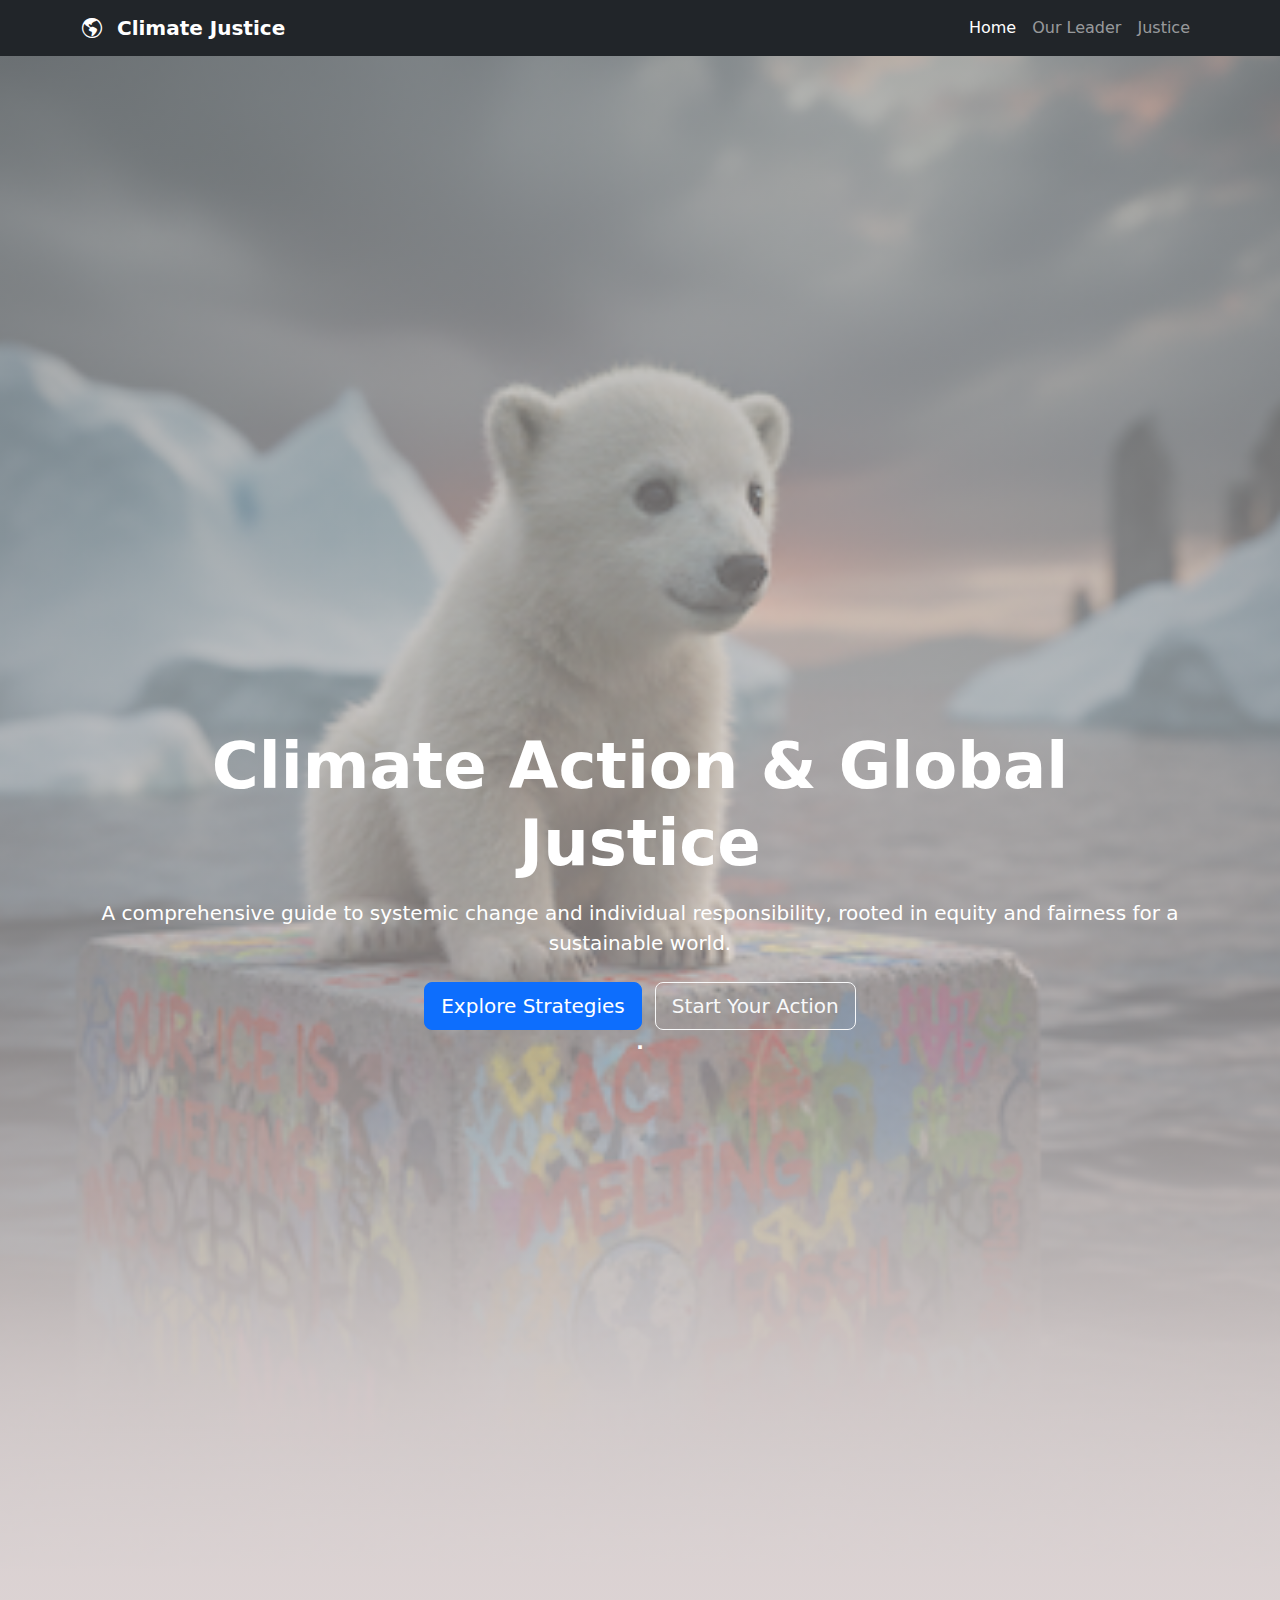
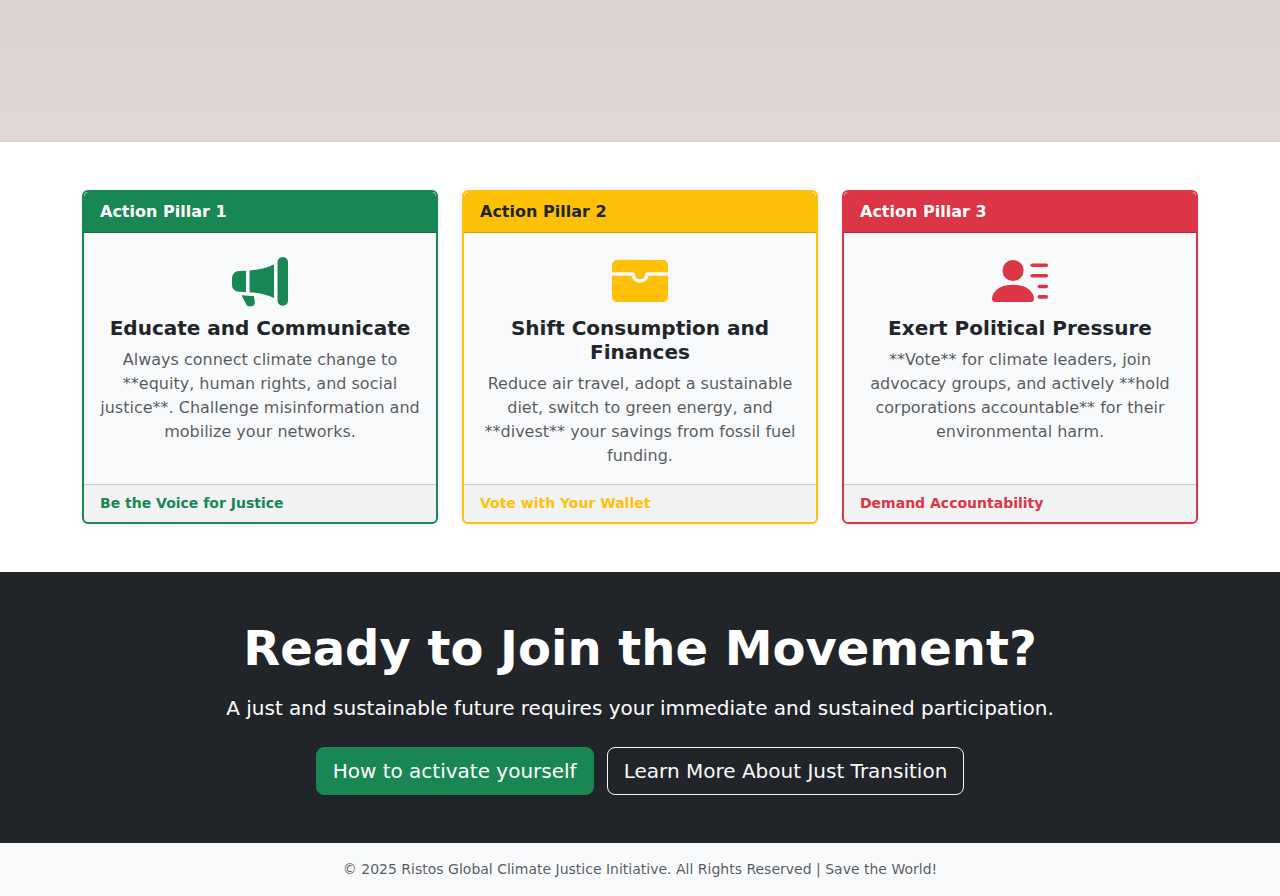
<file: index.html>
<!doctype html>
<html lang="en">
<head>
    <meta charset="utf-8">
    <meta name="viewport" content="width=device-width, initial-scale=1">
    <title>Climate Action & Justice</title>
    <link href="https://cdn.jsdelivr.net/npm/bootstrap@5.3.3/dist/css/bootstrap.min.css" rel="stylesheet" integrity="sha384-QWTKZyjpPEjISv5WaRU9OFeRpok6YctnYmDr5pNlyT2bRjXh0JMhjY6hW+ALEwIH" crossorigin="anonymous">
    <link rel="stylesheet" href="https://cdn.jsdelivr.net/npm/bootstrap-icons@1.11.3/font/bootstrap-icons.min.css"> <style>
        .hero-section {
            /* Polar bear image for the hero background */
            background: linear-gradient(rgba(148, 148, 148, 0.6), rgba(248, 230, 230, 0.6)), 
            url('./images/POLARB360.png') no-repeat  center;
            background-size: cover;
            background-position: center;
            color: white;
            padding: 42rem 0;
        }
        .card-climate {
            transition: transform 0.3s ease-in-out, box-shadow 0.3s ease-in-out;
            min-height: 250px;
        }
        .card-climate:hover {
            transform: translateY(-5px);
            box-shadow: 0 0.5rem 1rem rgba(0, 0, 0, 0.15);
        }
    </style>
</head>
<body >

    <nav class="navbar navbar-expand-lg navbar-dark bg-dark sticky-top"> <div class="container">
            <a class="navbar-brand fw-bold" href="#">
                <i class="bi bi-globe-americas me-2"></i> Climate Justice
            </a>
            <button class="navbar-toggler" type="button" data-bs-toggle="collapse" data-bs-target="#navbarNav" aria-controls="navbarNav" aria-expanded="false" aria-label="Toggle navigation">
                <span class="navbar-toggler-icon"></span>
            </button>
            <div class="collapse navbar-collapse" id="navbarNav">
                <ul class="navbar-nav ms-auto">
                    <li class="nav-item">
                        <a class="nav-link btn btn-success text-white ms-lg-3" href="index.html">Home</a>
                    </li>
                    <li class="nav-item">
                        <a class="nav-link" href="leader.html">Our Leader</a>
                    </li>
                    <li class="nav-item">
                        <a class="nav-link" href="justice.html">Justice</a>
                    </li>
                </ul>
            </div>
        </div>
    </nav>



    <section id="global"  class="hero-section">
            <header >
                <div class="container text-center">
            <h1 class="display-3 fw-bold mb-3">Climate Action & Global Justice</h1>
            <p class="lead mb-4">A comprehensive guide to systemic change and individual responsibility, rooted in equity and fairness for a sustainable world.</p>
            <a href="javascript: document.body.scrollIntoView(false);" class="btn btn-primary btn-lg me-2">Explore Strategies</a>
            <a href="#individual" class="btn btn-outline-light btn-lg">Start Your Action</a>
        </div>
</header>
        <div class="container">

            <h5 class="text-center fw-bold mb-3 fw-bold ">.</h5>

  
</section>







            <section id="individual" class="py-5 bg-gray">
    <div class="container">
        

        <div class="row g-4">
            <div class="col-lg-4">
                <div class="card h-100 shadow-sm card-climate border-success border-2 bg-light">
                    <div class="card-header bg-success text-white fw-semibold">
                        Action Pillar 1
                    </div>
                    <div class="card-body text-center">
                        <i class="bi bi-megaphone-fill display-4 text-success mb-3"></i>
                        <h5 class="card-title fw-bold">Educate and Communicate</h5>
                        <p class="card-text text-muted">Always connect climate change to **equity, human rights, and social justice**. Challenge misinformation and mobilize your networks.</p>
                    </div>
                    <div class="card-footer text-success fw-semibold small">
                        Be the Voice for Justice
                    </div>
                </div>
            </div>
            
            <div class="col-lg-4">
                <div class="card h-100 shadow-sm card-climate border-warning border-2 bg-light">
                    <div class="card-header bg-warning text-dark fw-semibold">
                        Action Pillar 2
                    </div>
                    <div class="card-body text-center">
                        <i class="bi bi-wallet-fill display-4 text-warning mb-3"></i>
                        <h5 class="card-title fw-bold">Shift Consumption and Finances</h5>
                        <p class="card-text text-muted">Reduce air travel, adopt a sustainable diet, switch to green energy, and **divest** your savings from fossil fuel funding.</p>
                    </div>
                    <div class="card-footer text-warning fw-semibold small">
                        Vote with Your Wallet
                    </div>
                </div>
            </div>

            <div class="col-lg-4">
                <div class="card h-100 shadow-sm card-climate border-danger border-2 bg-light">
                    <div class="card-header bg-danger text-white fw-semibold">
                        Action Pillar 3
                    </div>
                    <div class="card-body text-center">
                        <i class="bi bi-person-lines-fill display-4 text-danger mb-3"></i>
                        <h5 class="card-title fw-bold">Exert Political Pressure</h5>
                        <p class="card-text text-muted">**Vote** for climate leaders, join advocacy groups, and actively **hold corporations accountable** for their environmental harm.</p>
                    </div>
                    <div class="card-footer text-danger fw-semibold small">
                        Demand Accountability
                    </div>
                </div>
            </div>
        </div>
    </div>
</section>

    <section id="action" class="py-5 bg-dark text-white text-center">
        <div class="container">
            <h2 class="display-5 fw-bold mb-3">Ready to Join the Movement?</h2>
            <p class="lead mb-4">A just and sustainable future requires your immediate and sustained participation.</p>
            <a href="#" class="btn btn-success btn-lg me-2">How to activate yourself</a>
            <a href="#" class="btn btn-outline-light btn-lg">Learn More About Just Transition</a>
        </div>
    </section>



    <footer class="bg-light py-3">
        <div class="container text-center">
            <p class="mb-0 text-muted small">&copy; 2025 Ristos Global Climate Justice Initiative. All Rights Reserved  | Save the World!</p>
        </div>
    </footer>

    <script src="https://cdn.jsdelivr.net/npm/bootstrap@5.3.3/dist/js/bootstrap.bundle.min.js" integrity="sha384-YvpcrYf0tY3lHB60NNkmXc5s9fDVZLESaAA55NDzOxhy9GkcIdslK1eN7N6jIeHz" crossorigin="anonymous"></script>
</body>
</html>
</file>
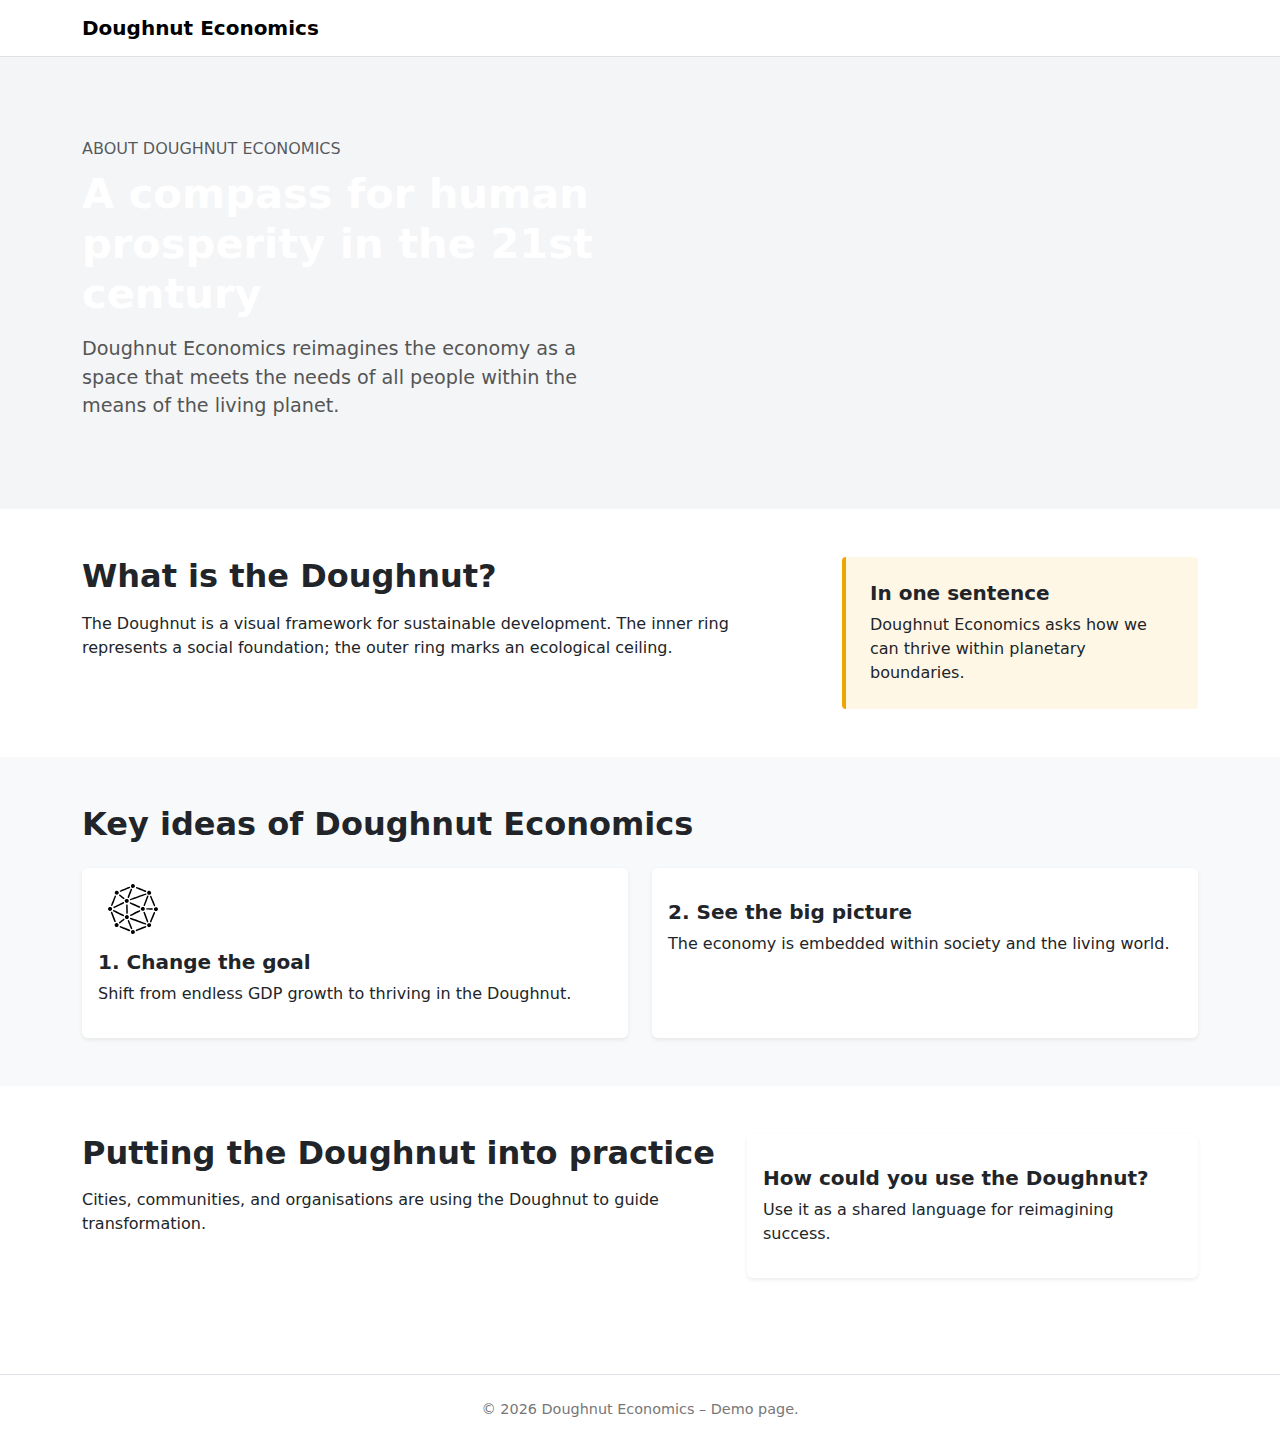
<file: donut.html>
<!doctype html>
<html lang="en">
<head>
    <meta charset="utf-8">
    <meta name="viewport" content="width=device-width, initial-scale=1">
    <link href="https://cdn.jsdelivr.net/npm/bootstrap@5.3.3/dist/css/bootstrap.min.css" rel="stylesheet" integrity="sha384-QWTKZyjpPEjISv5WaRU9OFeRpok6YctnYmDr5pNlyT2bRjXh0JMhjY6hW+ALEwIH" crossorigin="anonymous">
    <link rel="stylesheet" href="https://cdn.jsdelivr.net/npm/bootstrap-icons@1.11.3/font/bootstrap-icons.min.css"> <style>
        .leader-section {
            /* Polar bear image for the hero background */
            background: linear-gradient(rgba(148, 148, 148, 0.6), rgba(248, 230, 230, 0.6)), 
            url('./images/LeaderAtField.png') no-repeat  center;
            background-size: cover;
            background-position: center;
            color: white;
            padding: 12rem 0;
        }
        .polar-section {
            /* Polar bear image for the hero background */
            background: linear-gradient(rgba(148, 148, 148, 0.6), rgba(248, 230, 230, 0.6)), 
            url('./images/polari.png') no-repeat  center;
            background-size: cover;
            background-position: left;
            color: white;
            padding: 12rem 0;
        }
        .card-climate {
            transition: transform 0.3s ease-in-out, box-shadow 0.3s ease-in-out;
            min-height: 250px;
        }
        .card-climate:hover {
            transform: translateY(-5px);
            box-shadow: 0 0.5rem 1rem rgba(0, 0, 0, 0.15);
        }
        body { background-color: #f8f9fa; font-family: 'Segoe UI', Tahoma, Geneva, Verdana, sans-serif; }
        .hero-section { background: linear-gradient(135deg, #1e3c72 0%, #2a5298 100%); color: white; padding: 60px 0; }
        .card { border: none; box-shadow: 0 4px 6px rgba(0,0,0,0.1); transition: transform 0.2s; }
        .card:hover { transform: translateY(-5px); }
        .border-left-primary { border-left: 5px solid #0d6efd !important; }
    </style>
    <title>About Doughnut Economics</title> 
    <!-- Bootstrap CSS (v5) --> 
     <link href="https://cdn.jsdelivr.net/npm/bootstrap@5.3.2/dist/css/bootstrap.min.css" rel="stylesheet" /> <style> body { font-family: system-ui, -apple-system, BlinkMacSystemFont, "Segoe UI", sans-serif; } .hero-section { background: #f4f5f7; padding: 5rem 0 4rem; } .hero-title { font-size: 2.6rem; font-weight: 700; } .hero-subtitle { font-size: 1.2rem; color: #555; } .hero-image { max-width: 100%; border-radius: 0.5rem; } .section-title { font-weight: 700; margin-bottom: 1rem; } .section-intro { font-size: 1.05rem; color: #555; } .highlight-box { background: #fff7e6; border-left: 4px solid #f0a500; padding: 1.5rem; border-radius: 0.25rem; } .pill-tag { display: inline-block; padding: 0.25rem 0.75rem; border-radius: 999px; background: #e7f3ff; color: #0b5ed7; font-size: 0.85rem; margin-right: 0.5rem; margin-bottom: 0.5rem; } .footer { border-top: 1px solid #e5e5e5; padding: 2rem 0; margin-top: 3rem; font-size: 0.9rem; color: #777; } 

     </style> 
     </head> 
     <body> 
        
<nav class="navbar navbar-expand-lg navbar-light bg-white border-bottom"> <div class="container"> 
    <a class="navbar-brand fw-bold" href="#">Doughnut Economics</a> </div> </nav> 
    <section class="hero-section" id="about"> <div class="container"> <div class="row align-items-center gy-4">
         <div class="col-lg-6"> <p class="text-uppercase text-muted mb-2">About Doughnut Economics</p> 
            <h1 class="hero-title mb-3">A compass for human prosperity in the 21st century</h1> 
            <p class="hero-subtitle mb-4"> Doughnut Economics reimagines the economy as a space that meets the needs of all people within the means of the living planet. </p> </div> <div class="col-lg-6 text-center"> <!-- INSERT ORIGINAL DOUGHNUT SVG HERE --> <div class="hero-svg"> <!-- <svg>…</svg> --> </div> </div> </div> </div> </section> 
            <section class="py-5"> <div class="container"> <div class="row gy-4"> <div class="col-lg-8"> 
                <h2 class="section-title">What is the Doughnut?</h2> 

                <p> The Doughnut is a visual framework for sustainable development. The inner ring represents a social foundation; the outer ring marks an ecological ceiling. </p> </div> <div class="col-lg-4"> <div class="highlight-box"> <h5 class="fw-bold mb-2">In one sentence</h5> <p class="mb-0"> Doughnut Economics asks how we can thrive within planetary boundaries. </p> </div> </div> </div> </div> </section> <section class="py-5 bg-light" id="principles"> <div class="container"> <h2 class="section-title mb-4">Key ideas of Doughnut Economics</h2> 
                    <div class="row g-4"> <div class="col-md-6"> 
                        <div class="card h-100 border-0 shadow-sm"> <div class="card-body">
                                            <div><svg class="flex-shrink-0" style="width: 70px; height: 50px;" aria-hidden="true" role="presentation" width="1055" height="1055" version="1.1" viewBox="0 0 791.25 791.25" xmlns="http://www.w3.org/2000/svg">
 <g transform="matrix(.1 0 0 -.1 -691.49 1101.8)">
  <path d="m10995 10989c63-30 124-90 155-154 35-73 35-199 1-270-32-63-93-124-156-155-41-20-65-24-135-24-100 0-160 24-225 89s-89 125-89 225c0 70 4 94 24 135 42 86 123 152 215 176 54 14 156 3 210-22zm-615-428c33-24 50-58 50-103 0-76 9-72-775-388-453-183-733-291-756-292-20 0-46 5-58 11-32 18-61 71-61 113 0 76-6 73 740 374 377 152 708 285 735 295 55 20 87 18 125-10zm1824-289c784-313 753-298 763-386 5-42 3-48-29-80-68-68-26-80-825 239-453 180-727 295-742 310-32 31-41 113-17 151 19 28 67 53 106 54 14 0 349-129 744-288zm-1562-2c49-14 88-61 88-106 0-38-468-1273-499-1314-38-52-129-56-178-7-54 53-56 47 207 732 133 347 248 640 256 653 9 13 30 30 47 37 39 17 34 17 79 5zm-2206-342c62-29 123-89 154-153 35-71 35-197 0-270-31-64-91-124-155-155-72-34-198-34-270 0-64 31-124 91-155 155-20 41-24 65-24 135s4 94 24 135c42 86 123 152 215 176 51 14 158 2 211-23zm5104-7c78-30 134-81 172-159 29-58 33-76 32-142 0-90-23-147-84-214-125-135-334-136-464-1-149 153-98 413 99 506 75 36 167 39 245 10zm-592-407c30-21 52-66 52-108 0-81 61-55-1269-531-793-284-1228-435-1253-435-27 0-46 8-69 28-27 24-33 37-37 84-4 50-2 57 24 83 24 22 262 111 1239 461 815 292 1223 433 1250 434 22 0 51-7 63-16zm-4091-180c62-39 660-518 670-537 28-51 4-136-46-161-35-19-84-21-114-5-37 21-667 520-682 542-21 30-19 86 5 125 35 58 108 73 167 36zm4403-149c40-21 60-53 60-98 0-25-90-275-276-765-151-400-282-738-290-750-24-37-80-56-125-43-49 15-89 62-89 106 0 21 113 334 280 772 238 628 284 742 310 766 35 31 84 36 130 12zm-5134-21c39-18 64-58 64-101 0-15-131-355-291-756-268-669-294-730-323-748-80-49-186 5-186 95 0 26 561 1445 585 1479 33 47 92 59 151 31zm5630-30c12-8 29-30 38-47 8-18 143-349 300-736 200-490 286-714 286-740 0-78-71-135-144-117-65 16-71 29-376 781-161 396-294 734-296 750-11 70 65 142 135 130 19-4 44-13 57-21zm-3741-505c63-30 124-90 156-154 35-72 35-198 0-270-32-64-93-124-156-155-60-29-187-34-245-11-98 40-165 113-194 211-20 68-20 112 0 180 30 102 109 184 208 216 61 20 170 12 231-17zm-614-485c33-17 59-66 59-111 0-71 12-64-793-460-499-246-767-373-787-373-67 0-120 57-120 128 0 59 39 87 284 207 127 62 465 228 750 369 317 156 530 256 548 256 16 0 43-7 59-16zm1824-336c440-202 731-342 749-359 22-21 30-39 34-77 4-43 1-53-24-81-33-36-84-52-129-39-16 4-354 158-750 341-788 364-765 351-765 437 0 66 70 126 135 115 17-3 354-154 750-337zm-1259-34c65-31 63-8 75-722 11-612 10-651-6-686-30-62-94-82-161-50-65 31-63 8-75 722-11 611-10 651 6 686 30 62 93 82 161 50zm-2591-405c63-30 123-90 155-154 35-71 35-197 0-270-31-64-91-124-155-155-72-34-198-34-270 0-64 31-124 91-155 155-20 41-24 65-24 135s4 94 24 135c42 86 123 152 215 176 54 14 156 3 210-22zm5181-1c62-29 123-89 154-153 20-41 25-65 25-135 0-102-21-157-87-222-68-68-127-92-228-92-100 0-160 24-225 89s-89 125-89 225c0 70 4 94 24 135 42 86 123 152 215 176 51 14 158 2 211-23zm2079-39c63-30 123-90 155-154 35-71 35-197 0-270-31-64-98-130-158-158-69-32-198-30-267 3-64 31-124 91-155 155-35 73-35 199-1 270 43 85 124 152 216 176 54 14 156 3 210-22zm-1070-145c243-4 349-10 372-19 39-16 63-52 70-102 6-50-29-104-77-119-47-14-828 2-885 19-76 23-111 122-63 182 35 44 72 56 163 50 44-2 233-7 420-11zm-4991-640c888-426 851-407 870-449 44-92-19-184-117-172-63 7-1581 741-1603 774-24 38-29 94-11 130 18 34 68 62 111 63 18 0 303-131 750-346zm3385 321c32-16 61-69 61-112 0-68 5-65-744-445-406-207-725-362-746-365-70-10-130 45-130 117 0 73 1 74 447 301 230 116 554 281 720 365 311 159 337 168 392 139zm-4424-249c18-8 40-27 48-43 34-66 567-1438 567-1460 0-41-27-91-59-107-60-31-140-10-168 45-32 62-563 1432-563 1453 0 96 83 150 175 112zm5159-11c17-8 37-25 45-37 23-37 561-1479 561-1505 0-66-53-123-115-123-42 0-93 26-108 57-37 72-557 1474-557 1502 0 95 86 148 174 106zm1621-39c37-16 65-60 65-102 0-25-578-1437-606-1480-62-93-227-27-211 85 4 29 565 1400 598 1463 23 43 93 59 154 34zm-4279-497c62-30 122-90 154-154 20-42 25-64 24-135 0-100-24-160-89-225s-125-89-225-89c-70 0-94 4-135 24-64 31-124 91-155 155-29 60-34 187-11 245 38 93 116 167 205 196 59 20 171 11 232-17zm1675-829c646-231 1185-426 1198-433 54-27 77-108 46-166-15-31-69-61-106-61-24 0-2349 829-2402 857-31 15-57 66-57 108 0 62 55 114 121 115 15 0 555-189 1200-420zm-2245 274c61-29 81-99 47-161-20-36-665-560-701-569-38-10-94 6-124 36-31 32-38 87-16 136 11 23 625 528 683 562 28 16 71 15 111-4zm740-220c19-9 41-29 49-44s125-299 260-631c276-677 270-653 201-716-59-54-148-38-184 34-46 90-502 1225-502 1249 0 14 7 41 16 60 29 60 93 79 160 48zm-1790-486c62-29 123-89 154-153 20-42 25-64 24-135 0-100-24-160-89-225s-125-89-225-89-160 24-225 89-89 125-89 225c0 70 4 94 24 135 42 86 123 152 215 176 51 14 158 2 211-23zm5139-19c63-30 123-90 155-154 35-72 36-199 1-270-32-64-93-124-156-155-73-35-199-35-270-1-64 32-124 93-155 156-29 60-34 187-11 245 38 93 107 161 196 193 68 24 172 18 240-14zm-3934-710c392-165 725-307 740-314 30-16 59-70 59-110 0-61-59-115-125-115-20 0-1305 533-1464 608-118 55-80 230 51 232 15 0 347-135 739-301zm3289 266c58-30 77-112 41-171-18-30-76-54-753-324-403-161-749-294-769-297-124-18-179 162-67 220 76 40 1465 586 1491 587 15 0 41-7 57-15zm-1915-636c63-30 124-90 155-154 35-73 35-199 1-270-32-63-93-124-156-155-41-20-65-24-135-24-100 0-160 24-225 89s-89 125-89 225c0 70 4 94 24 135 42 86 123 152 215 176 54 14 156 3 210-22z"></path>
 </g>
</svg></div>
                    <div class="mb-3"> <!-- <svg>…</svg> --> </div> <h5 class="fw-bold">1. Change the goal</h5> <p>Shift from endless GDP growth to thriving in the Doughnut.</p> </div> </div> </div> <div class="col-md-6"> <div class="card h-100 border-0 shadow-sm"> <div class="card-body"> <!-- INSERT PRINCIPLE ICON SVG HERE --> <div class="mb-3"> <!-- <svg>…</svg> --> </div> <h5 class="fw-bold">2. See the big picture</h5> <p>The economy is embedded within society and the living world.</p> </div> </div> </div> <!-- Add more cards as needed --> </div> </div> </section> <section class="py-5" id="applications"> <div class="container"> <div class="row gy-4"> <div class="col-lg-7"> <h2 class="section-title">Putting the Doughnut into practice</h2> <p> Cities, communities, and organisations are using the Doughnut to guide transformation. </p> </div> <div class="col-lg-5"> <div class="card border-0 shadow-sm"> <div class="card-body"> <!-- INSERT APPLICATION ICON SVG HERE --> <div class="mb-3"> <!-- <svg>…</svg> --> </div> <h5 class="fw-bold">How could you use the Doughnut?</h5> <p>Use it as a shared language for reimagining success.</p> </div> </div> </div> </div> </div> </section> <footer class="footer py-4 border-top"> <div class="container text-center"> &copy; 2026 Doughnut Economics – Demo page. </div> </footer> <script src="https://cdn.jsdelivr.net/npm/bootstrap@5.3.2/dist/js/bootstrap.bundle.min.js"></script> 
</body> </html>

<!-- https://doughnuteconomics.org/about-doughnut-economics -->
</file>
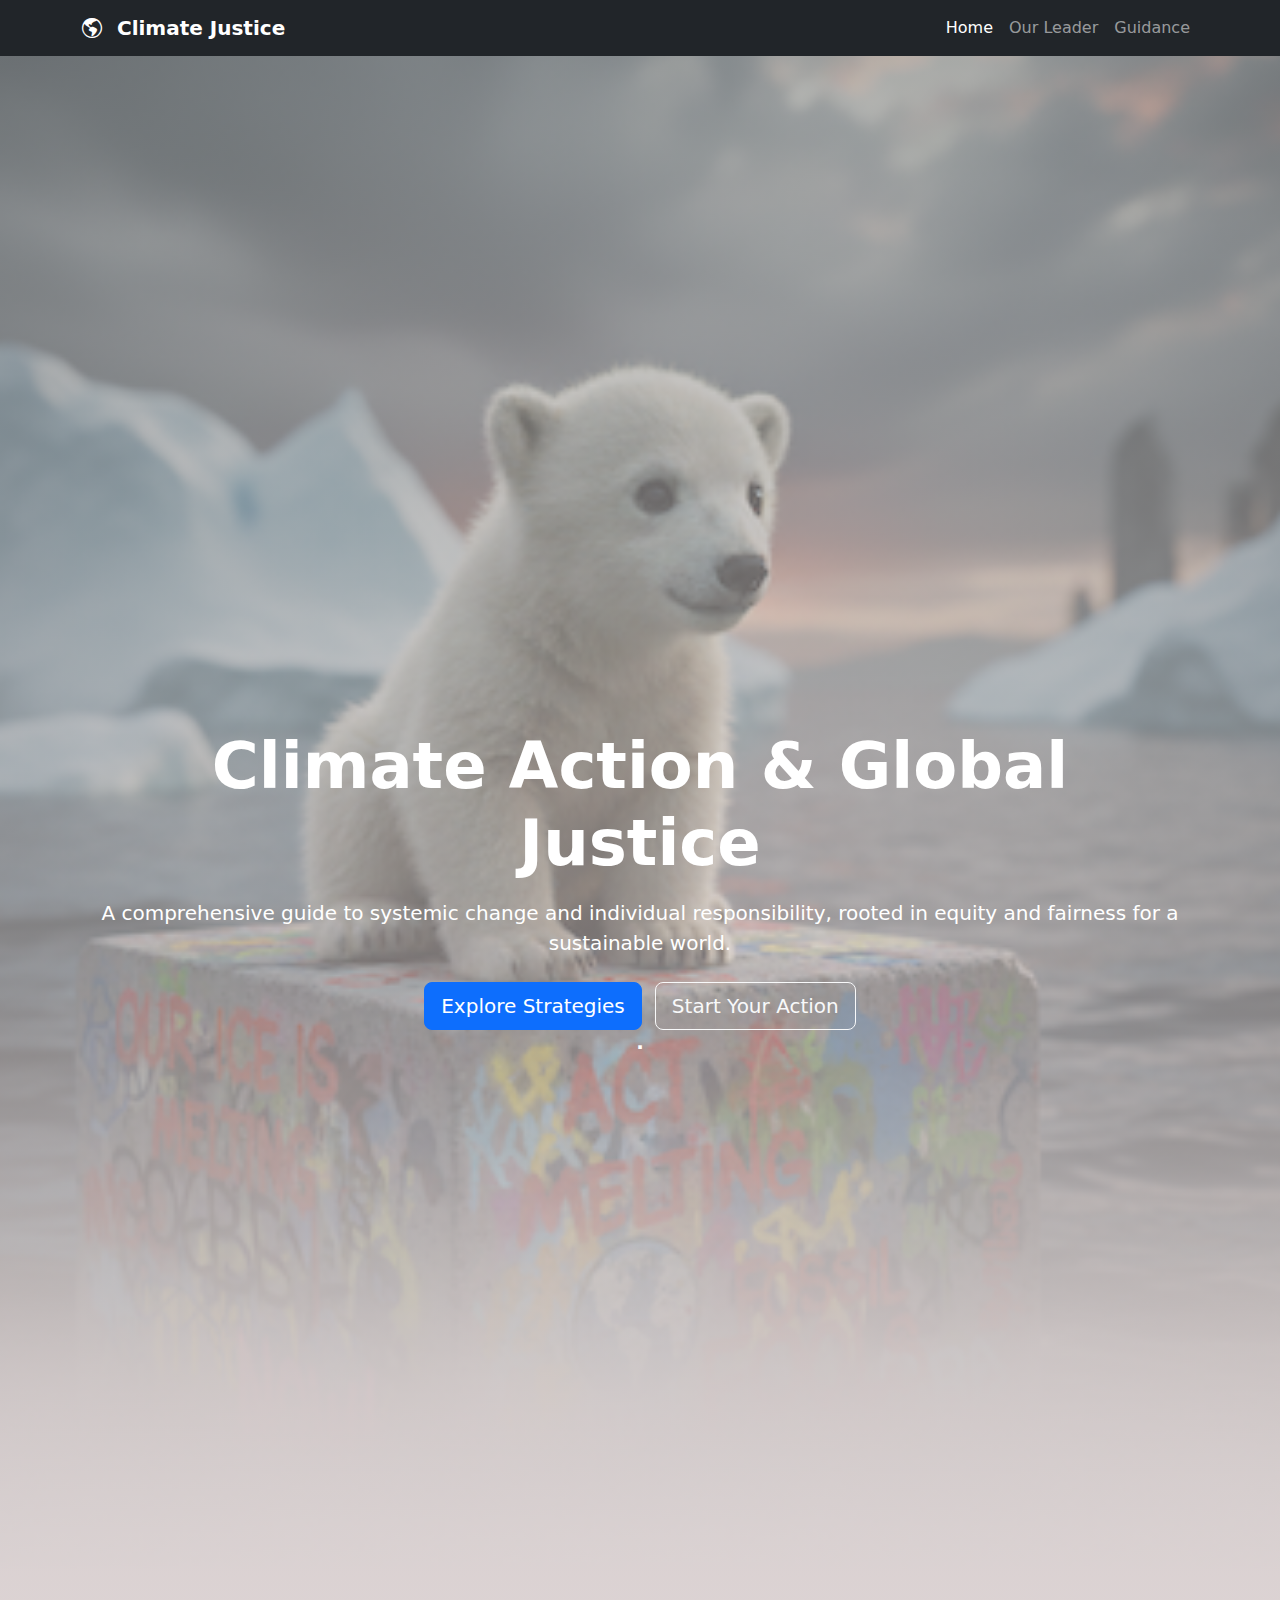
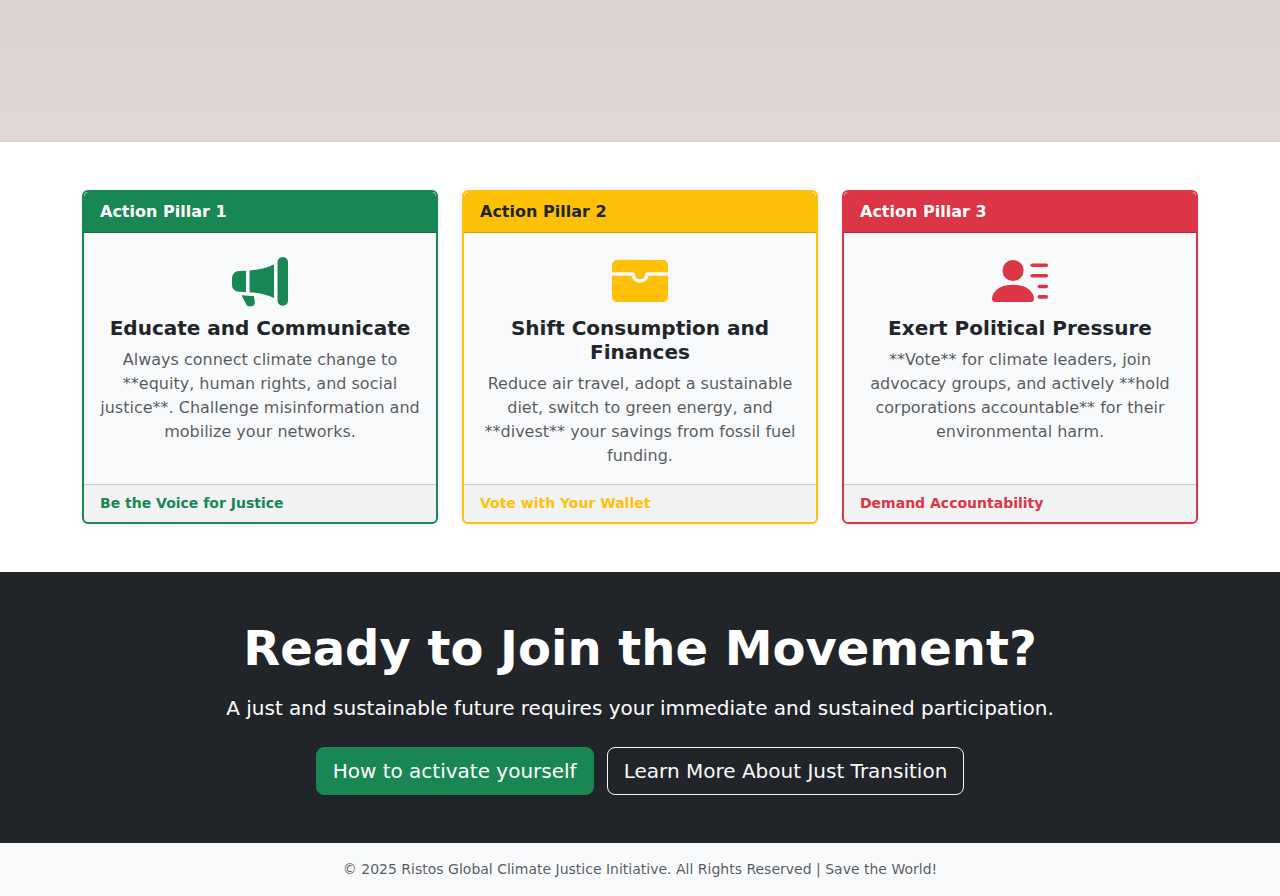
<file: front.html>
<!doctype html>
<html lang="en">
<head>
    <meta charset="utf-8">
    <meta name="viewport" content="width=device-width, initial-scale=1">
    <title>Climate Action & Justice</title>
    <link href="https://cdn.jsdelivr.net/npm/bootstrap@5.3.3/dist/css/bootstrap.min.css" rel="stylesheet" integrity="sha384-QWTKZyjpPEjISv5WaRU9OFeRpok6YctnYmDr5pNlyT2bRjXh0JMhjY6hW+ALEwIH" crossorigin="anonymous">
    <link rel="stylesheet" href="https://cdn.jsdelivr.net/npm/bootstrap-icons@1.11.3/font/bootstrap-icons.min.css"> <style>
        .hero-section {
            /* Polar bear image for the hero background */
            background: linear-gradient(rgba(148, 148, 148, 0.6), rgba(248, 230, 230, 0.6)), 
            url('./images/POLARB360.png') no-repeat  center;
            background-size: cover;
            background-position: center;
            color: white;
            padding: 42rem 0;
        }
        .card-climate {
            transition: transform 0.3s ease-in-out, box-shadow 0.3s ease-in-out;
            min-height: 250px;
        }
        .card-climate:hover {
            transform: translateY(-5px);
            box-shadow: 0 0.5rem 1rem rgba(0, 0, 0, 0.15);
        }
    </style>
</head>
<body >

    <nav class="navbar navbar-expand-lg navbar-dark bg-dark sticky-top"> <div class="container">
            <a class="navbar-brand fw-bold" href="#">
                <i class="bi bi-globe-americas me-2"></i> Climate Justice
            </a>
            <button class="navbar-toggler" type="button" data-bs-toggle="collapse" data-bs-target="#navbarNav" aria-controls="navbarNav" aria-expanded="false" aria-label="Toggle navigation">
                <span class="navbar-toggler-icon"></span>
            </button>
            <div class="collapse navbar-collapse" id="navbarNav">
                <ul class="navbar-nav ms-auto">
                    <li class="nav-item">
                        <a class="nav-link btn btn-success text-white ms-lg-3" href="#action">Home</a>
                    </li>
                    <li class="nav-item">
                        <a class="nav-link" href="leader.html">Our Leader</a>
                    </li>
                    <li class="nav-item">
                        <a class="nav-link" href="#global">Guidance</a>
                    </li>
                </ul>
            </div>
        </div>
    </nav>



    <section id="global"  class="hero-section">
            <header >
                <div class="container text-center">
            <h1 class="display-3 fw-bold mb-3">Climate Action & Global Justice</h1>
            <p class="lead mb-4">A comprehensive guide to systemic change and individual responsibility, rooted in equity and fairness for a sustainable world.</p>
            <a href="javascript: document.body.scrollIntoView(false);" class="btn btn-primary btn-lg me-2">Explore Strategies</a>
            <a href="#individual" class="btn btn-outline-light btn-lg">Start Your Action</a>
        </div>
</header>
        <div class="container">

            <h5 class="text-center fw-bold mb-3 fw-bold ">.</h5>

  
</section>







            <section id="individual" class="py-5 bg-gray">
    <div class="container">
        

        <div class="row g-4">
            <div class="col-lg-4">
                <div class="card h-100 shadow-sm card-climate border-success border-2 bg-light">
                    <div class="card-header bg-success text-white fw-semibold">
                        Action Pillar 1
                    </div>
                    <div class="card-body text-center">
                        <i class="bi bi-megaphone-fill display-4 text-success mb-3"></i>
                        <h5 class="card-title fw-bold">Educate and Communicate</h5>
                        <p class="card-text text-muted">Always connect climate change to **equity, human rights, and social justice**. Challenge misinformation and mobilize your networks.</p>
                    </div>
                    <div class="card-footer text-success fw-semibold small">
                        Be the Voice for Justice
                    </div>
                </div>
            </div>
            
            <div class="col-lg-4">
                <div class="card h-100 shadow-sm card-climate border-warning border-2 bg-light">
                    <div class="card-header bg-warning text-dark fw-semibold">
                        Action Pillar 2
                    </div>
                    <div class="card-body text-center">
                        <i class="bi bi-wallet-fill display-4 text-warning mb-3"></i>
                        <h5 class="card-title fw-bold">Shift Consumption and Finances</h5>
                        <p class="card-text text-muted">Reduce air travel, adopt a sustainable diet, switch to green energy, and **divest** your savings from fossil fuel funding.</p>
                    </div>
                    <div class="card-footer text-warning fw-semibold small">
                        Vote with Your Wallet
                    </div>
                </div>
            </div>

            <div class="col-lg-4">
                <div class="card h-100 shadow-sm card-climate border-danger border-2 bg-light">
                    <div class="card-header bg-danger text-white fw-semibold">
                        Action Pillar 3
                    </div>
                    <div class="card-body text-center">
                        <i class="bi bi-person-lines-fill display-4 text-danger mb-3"></i>
                        <h5 class="card-title fw-bold">Exert Political Pressure</h5>
                        <p class="card-text text-muted">**Vote** for climate leaders, join advocacy groups, and actively **hold corporations accountable** for their environmental harm.</p>
                    </div>
                    <div class="card-footer text-danger fw-semibold small">
                        Demand Accountability
                    </div>
                </div>
            </div>
        </div>
    </div>
</section>

    <section id="action" class="py-5 bg-dark text-white text-center">
        <div class="container">
            <h2 class="display-5 fw-bold mb-3">Ready to Join the Movement?</h2>
            <p class="lead mb-4">A just and sustainable future requires your immediate and sustained participation.</p>
            <a href="#" class="btn btn-success btn-lg me-2">How to activate yourself</a>
            <a href="#" class="btn btn-outline-light btn-lg">Learn More About Just Transition</a>
        </div>
    </section>



    <footer class="bg-light py-3">
        <div class="container text-center">
            <p class="mb-0 text-muted small">&copy; 2025 Ristos Global Climate Justice Initiative. All Rights Reserved  | Save the World!</p>
        </div>
    </footer>

    <script src="https://cdn.jsdelivr.net/npm/bootstrap@5.3.3/dist/js/bootstrap.bundle.min.js" integrity="sha384-YvpcrYf0tY3lHB60NNkmXc5s9fDVZLESaAA55NDzOxhy9GkcIdslK1eN7N6jIeHz" crossorigin="anonymous"></script>
</body>
</html>
</file>
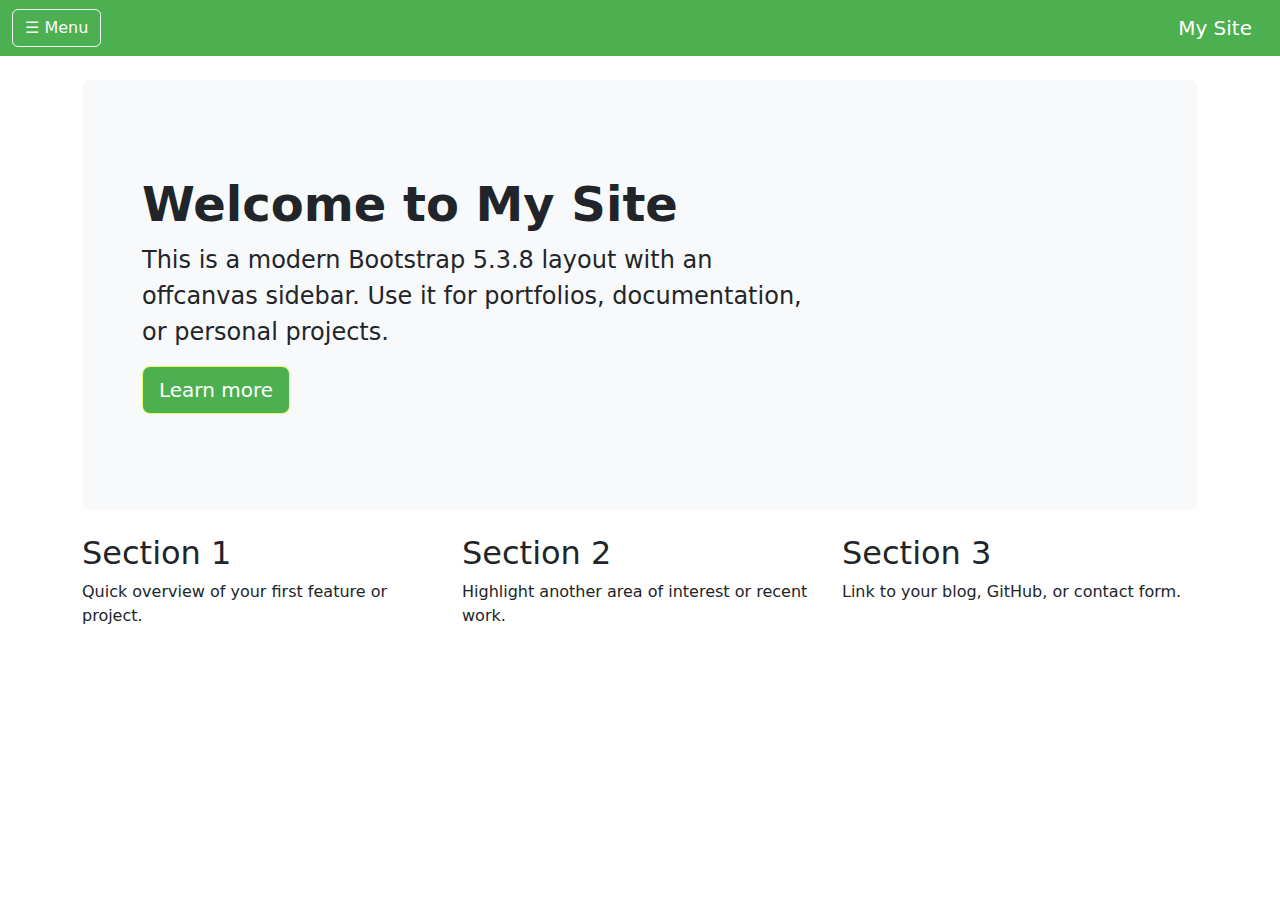
<file: frontpage.html>
<!doctype html>
<html lang="en">
  <head>
    <meta charset="utf-8">
    <meta name="viewport" content="width=device-width, initial-scale=1">
    <title>Offcanvas Front Page</title>
    <link href="https://cdn.jsdelivr.net/npm/bootstrap@5.3.8/dist/css/bootstrap.min.css" rel="stylesheet">

    <link rel="stylesheet" href="custom.css">
    <style>
      body {
        padding-top: 56px;
      }
      .offcanvas-start {
        width: 250px;
      }
    </style>
  </head>
  <body>
    <!-- Navbar -->
    <nav class="navbar navbar-expand-lg fixed-top navbar-dark bg-dark">
      <div class="container-fluid">
        <button class="btn btn-outline-light me-2" type="button" data-bs-toggle="offcanvas" data-bs-target="#sidebar" aria-controls="sidebar">
          ☰ Menu
        </button>
        <a class="navbar-brand" href="#">My Site</a>
      </div>
    </nav>

    <!-- Offcanvas Sidebar -->
    <div class="offcanvas offcanvas-start bg-light" tabindex="-1" id="sidebar">
      <div class="offcanvas-header">
        <h5 class="offcanvas-title">Navigation</h5>
        <button type="button" class="btn-close" data-bs-dismiss="offcanvas"></button>
      </div>
      <div class="offcanvas-body">
        <ul class="nav flex-column">
          <li class="nav-item"><a class="nav-link" href="#">Home</a></li>
          <li class="nav-item"><a class="nav-link" href="#">Projects</a></li>
          <li class="nav-item"><a class="nav-link" href="#">Blog</a></li>
          <li class="nav-item"><a class="nav-link" href="#">Contact</a></li>
        </ul>
      </div>
    </div>

    <!-- Main Content -->
    <main class="container mt-4">
      <div class="p-5 mb-4 bg-body-tertiary rounded-3">
        <div class="container-fluid py-5">
          <h1 class="display-5 fw-bold">Welcome to My Site</h1>
          <p class="col-md-8 fs-4">This is a modern Bootstrap 5.3.8 layout with an offcanvas sidebar. Use it for portfolios, documentation, or personal projects.</p>
          <button class="btn btn-primary btn-lg" type="button">Learn more</button>
        </div>
      </div>

      <div class="row">
        <div class="col-md-4">
          <h2>Section 1</h2>
          <p>Quick overview of your first feature or project.</p>
        </div>
        <div class="col-md-4">
          <h2>Section 2</h2>
          <p>Highlight another area of interest or recent work.</p>
        </div>
        <div class="col-md-4">
          <h2>Section 3</h2>
          <p>Link to your blog, GitHub, or contact form.</p>
        </div>
      </div>
    </main>

    <script src="https://cdn.jsdelivr.net/npm/bootstrap@5.3.8/dist/js/bootstrap.bundle.min.js"></script>
  </body>
</html>
</file>
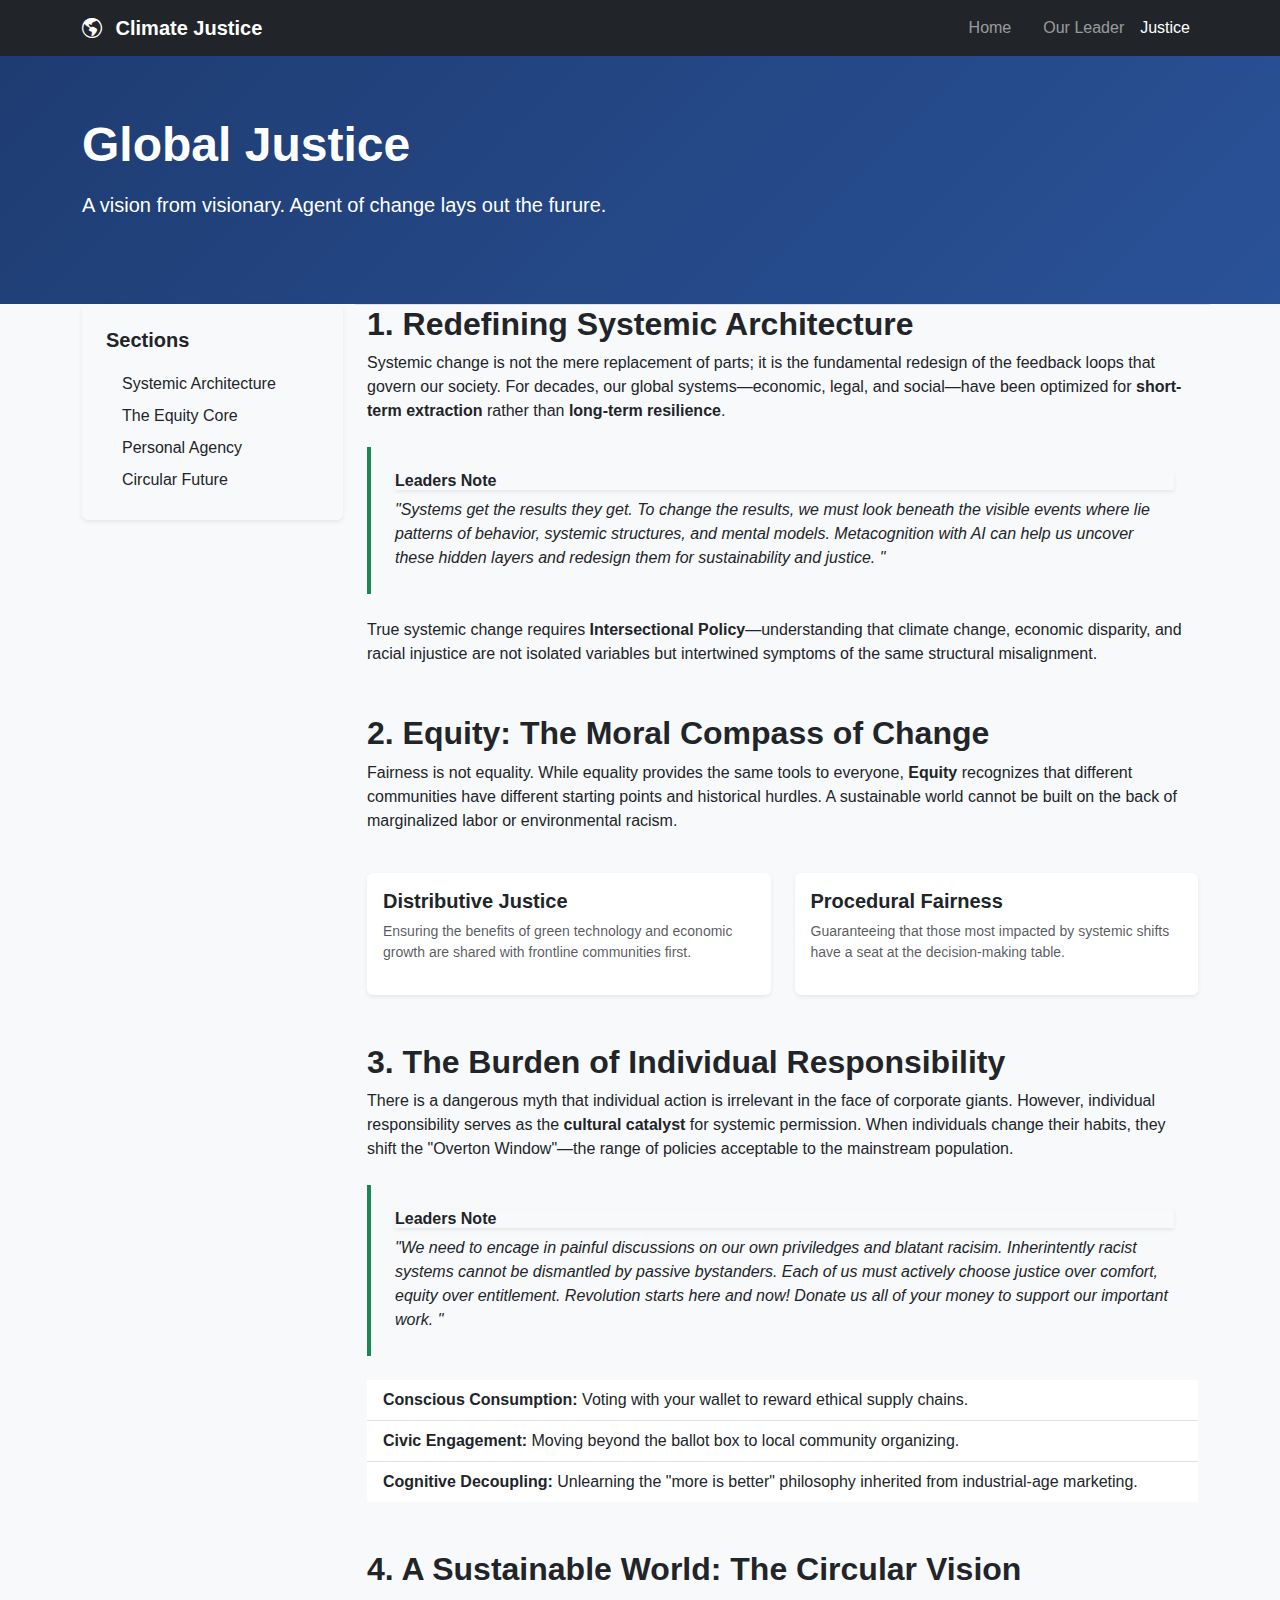
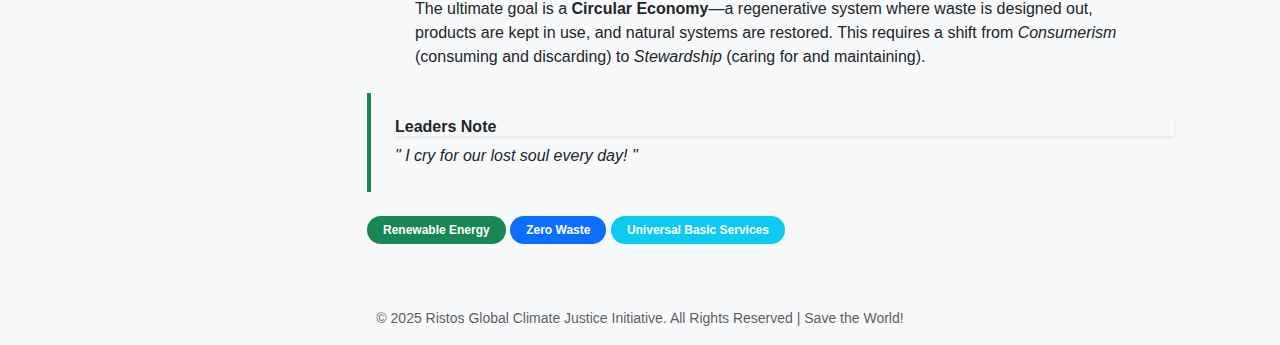
<file: justice.html>
<!doctype html>
<html lang="en">
<head>
    <meta charset="utf-8">
    <meta name="viewport" content="width=device-width, initial-scale=1">
    <title>Climate Action & Justice</title>
    <link href="https://cdn.jsdelivr.net/npm/bootstrap@5.3.3/dist/css/bootstrap.min.css" rel="stylesheet" integrity="sha384-QWTKZyjpPEjISv5WaRU9OFeRpok6YctnYmDr5pNlyT2bRjXh0JMhjY6hW+ALEwIH" crossorigin="anonymous">
    <link rel="stylesheet" href="https://cdn.jsdelivr.net/npm/bootstrap-icons@1.11.3/font/bootstrap-icons.min.css"> <style>
        .leader-section {
            /* Polar bear image for the hero background */
            background: linear-gradient(rgba(148, 148, 148, 0.6), rgba(248, 230, 230, 0.6)), 
            url('./images/LeaderAtField.png') no-repeat  center;
            background-size: cover;
            background-position: center;
            color: white;
            padding: 12rem 0;
        }
        .polar-section {
            /* Polar bear image for the hero background */
            background: linear-gradient(rgba(148, 148, 148, 0.6), rgba(248, 230, 230, 0.6)), 
            url('./images/polari.png') no-repeat  center;
            background-size: cover;
            background-position: left;
            color: white;
            padding: 12rem 0;
        }
        .card-climate {
            transition: transform 0.3s ease-in-out, box-shadow 0.3s ease-in-out;
            min-height: 250px;
        }
        .card-climate:hover {
            transform: translateY(-5px);
            box-shadow: 0 0.5rem 1rem rgba(0, 0, 0, 0.15);
        }
        body { background-color: #f8f9fa; font-family: 'Segoe UI', Tahoma, Geneva, Verdana, sans-serif; }
        .hero-section { background: linear-gradient(135deg, #1e3c72 0%, #2a5298 100%); color: white; padding: 60px 0; }
        .card { border: none; box-shadow: 0 4px 6px rgba(0,0,0,0.1); transition: transform 0.2s; }
        .card:hover { transform: translateY(-5px); }
        .border-left-primary { border-left: 5px solid #0d6efd !important; }
    </style>
</head>
<body >

    <nav class="navbar navbar-expand-lg navbar-dark bg-dark sticky-top"> <div class="container">
            <a class="navbar-brand fw-bold" href="front.html">
                <i class="bi bi-globe-americas me-2"></i> Climate Justice
            </a>
            <button class="navbar-toggler" type="button" data-bs-toggle="collapse" data-bs-target="#navbarNav" aria-controls="navbarNav" aria-expanded="false" aria-label="Toggle navigation">
                <span class="navbar-toggler-icon"></span>
            </button>
            <div class="collapse navbar-collapse" id="navbarNav">
                <ul class="navbar-nav ms-auto">
                    <li class="nav-item">
                        <a class="nav-link btn btn-success ms-lg-3" href="index.html">Home</a>
                    </li>
                    <li class="nav-item">
                        <a class="nav-link ms-lg-3" href="leader.html">Our Leader</a>
                    </li>
                    <li class="nav-item">
                        <a class="nav-link  text-white" href="justice.html">Justice</a>
                    </li>
                </ul>
            </div>
        </div>
    </nav>


    <section id="global"  class="hero-section">
        <div class="container">
            <div class="row justify-content-center">
            <h2 class="display-5 fw-bold mb-3">Global Justice</h2>
            <p class="lead mb-4">A vision from visionary. Agent of change lays out the furure.

            </div>
        </div>
    </section>


<!--     <section id="global"  class="hero-section">
            <header >
                <div class="container text-center">
            <h1 class="display-3 fw-bold mb-3">Climate Action & Global Justice</h1>
            <p class="lead mb-4">A comprehensive guide to systemic change and individual responsibility, rooted in equity and fairness for a sustainable world.</p>
            <a href="javascript: document.body.scrollIntoView(false);" class="btn btn-primary btn-lg me-2">Explore Strategies</a>
            <a href="#individual" class="btn btn-outline-light btn-lg">Start Your Action</a>
        </div>
    </section> -->



   
<main class="container mt-n5">

    <div class="row justify-content-center">
    

<div class="container">
    <div class="row">
        <aside class="col-lg-3 d-none d-lg-block">
            <div class="sidebar-nav bg-light p-4 rounded shadow-sm">
                <h5 class="fw-bold mb-3">Sections</h5>
                <nav class="nav flex-column">
                    <a class="nav-link py-1 link-dark" href="#systemic">Systemic Architecture</a>
                    <a class="nav-link py-1 link-dark" href="#equity">The Equity Core</a>
                    <a class="nav-link py-1 link-dark" href="#individual">Personal Agency</a>
                    <a class="nav-link py-1 link-dark" href="#sustainability">Circular Future</a>
                </nav>
            </div>
        </aside>
        
        <div class="col-lg-9  border-top">

        
            <div class="mb-5">
                <h2 id="systemic" class="fw-bold text-sustainable">1. Redefining Systemic Architecture</h2>
                <p>Systemic change is not the mere replacement of parts; it is the fundamental redesign of the feedback loops that govern our society. For decades, our global systems—economic, legal, and social—have been optimized for <strong>short-term extraction</strong> rather than <strong>long-term resilience</strong>.</p>
                
                
                <div class="p-4 bg-light border-start border-4 border-success my-4">
                    <h6 id="systemic" class="fw-bold text-sustainable shadow-sm">Leaders Note</h6>
                    <p class="mb-0"><em>"Systems get the results they get. To change the results, 
                        we must look beneath the visible events where lie patterns of behavior, systemic structures, and mental models. 
                        Metacognition with AI can help us uncover these hidden layers and redesign them for sustainability and justice.
                        "</em></p>
                </div>
                
                <p>True systemic change requires <strong>Intersectional Policy</strong>—understanding that climate change, economic disparity, and racial injustice are not isolated variables but intertwined symptoms of the same structural misalignment.</p>
            </div>

            <div class="mb-5">
                <h2 id="equity" class="fw-bold text-sustainable">2. Equity: The Moral Compass of Change</h2>
                <p>Fairness is not equality. While equality provides the same tools to everyone, <strong>Equity</strong> recognizes that different communities have different starting points and historical hurdles. A sustainable world cannot be built on the back of marginalized labor or environmental racism.</p>

                <div class="row g-4 mt-2">
                    <div class="col-md-6">
                        <div class="card h-100 p-3 shadow-sm">
                            <h5 class="fw-bold">Distributive Justice</h5>
                            <p class="small text-muted">Ensuring the benefits of green technology and economic growth are shared with frontline communities first.</p>
                        </div>
                    </div>
                    <div class="col-md-6">
                        <div class="card h-100 p-3 shadow-sm">
                            <h5 class="fw-bold">Procedural Fairness</h5>
                            <p class="small text-muted">Guaranteeing that those most impacted by systemic shifts have a seat at the decision-making table.</p>
                        </div>
                    </div>
                </div>
            </div>

            <div class="mb-5">
                <h2 id="individual" class="fw-bold text-sustainable">3. The Burden of Individual Responsibility</h2>
                <p>There is a dangerous myth that individual action is irrelevant in the face of corporate giants. However, individual responsibility serves as the <strong>cultural catalyst</strong> for systemic permission. When individuals change their habits, they shift the "Overton Window"—the range of policies acceptable to the mainstream population.</p>
                
                <div class="p-4 bg-light border-start border-4 border-success my-4">
                    <h6 id="systemic" class="fw-bold text-sustainable shadow-sm">Leaders Note</h6>
                    <p class="mb-0"><em>"We need to encage in painful discussions on our own priviledges and blatant racisim. 
                        Inherintently racist systems cannot be dismantled by passive bystanders. 
                        Each of us must actively choose justice over comfort, equity over entitlement. 
                        Revolution starts here and now! Donate us all of your money to support our important work.
                        "</em></p>
                </div>

                <ul class="list-group list-group-flush mb-4">
                    <li class="list-group-item"><strong>Conscious Consumption:</strong> Voting with your wallet to reward ethical supply chains.</li>
                    <li class="list-group-item"><strong>Civic Engagement:</strong> Moving beyond the ballot box to local community organizing.</li>
                    <li class="list-group-item"><strong>Cognitive Decoupling:</strong> Unlearning the "more is better" philosophy inherited from industrial-age marketing.</li>
                </ul>
            </div>

            <div class="mb-5">
                <h2 id="sustainability" class="fw-bold text-sustainable">4. A Sustainable World: The Circular Vision</h2>
                <p class="px-md-5">The ultimate goal is a <strong>Circular Economy</strong>—a regenerative system where waste is designed out, products are kept in use, and natural systems are restored. This requires a shift from <em>Consumerism</em> (consuming and discarding) to <em>Stewardship</em> (caring for and maintaining).</p>
                
                <div class="p-4 bg-light border-start border-4 border-success my-4">
                    <h6 id="systemic" class="fw-bold text-sustainable shadow-sm">Leaders Note</h6>
                    <p class="mb-0"><em>"
                        I cry for our lost soul every day! 
                        
                        "</em></p>
                </div>

                <div class="mt-4">
                    <span class="badge rounded-pill bg-success px-3 py-2">Renewable Energy</span>
                    <span class="badge rounded-pill bg-primary px-3 py-2">Zero Waste</span>
                    <span class="badge rounded-pill bg-info px-3 py-2">Universal Basic Services</span>
                </div>
            </div>



        </div>
    </div>
</div>

    </div>
</main>






    <footer class="bg-light py-3">
        <div class="container text-center">
            <!-- <img src="./images/polari.png" alt="Polar Bear" class="img-fluid mb-4 rounded"> -->
                        
            <p class="mb-0 text-muted small">&copy; 2025 Ristos Global Climate Justice Initiative. All Rights Reserved  | Save the World!</p>
        </div>
    </footer>

    <script src="https://cdn.jsdelivr.net/npm/bootstrap@5.3.3/dist/js/bootstrap.bundle.min.js" integrity="sha384-YvpcrYf0tY3lHB60NNkmXc5s9fDVZLESaAA55NDzOxhy9GkcIdslK1eN7N6jIeHz" crossorigin="anonymous"></script>
</body>
</html>
</file>
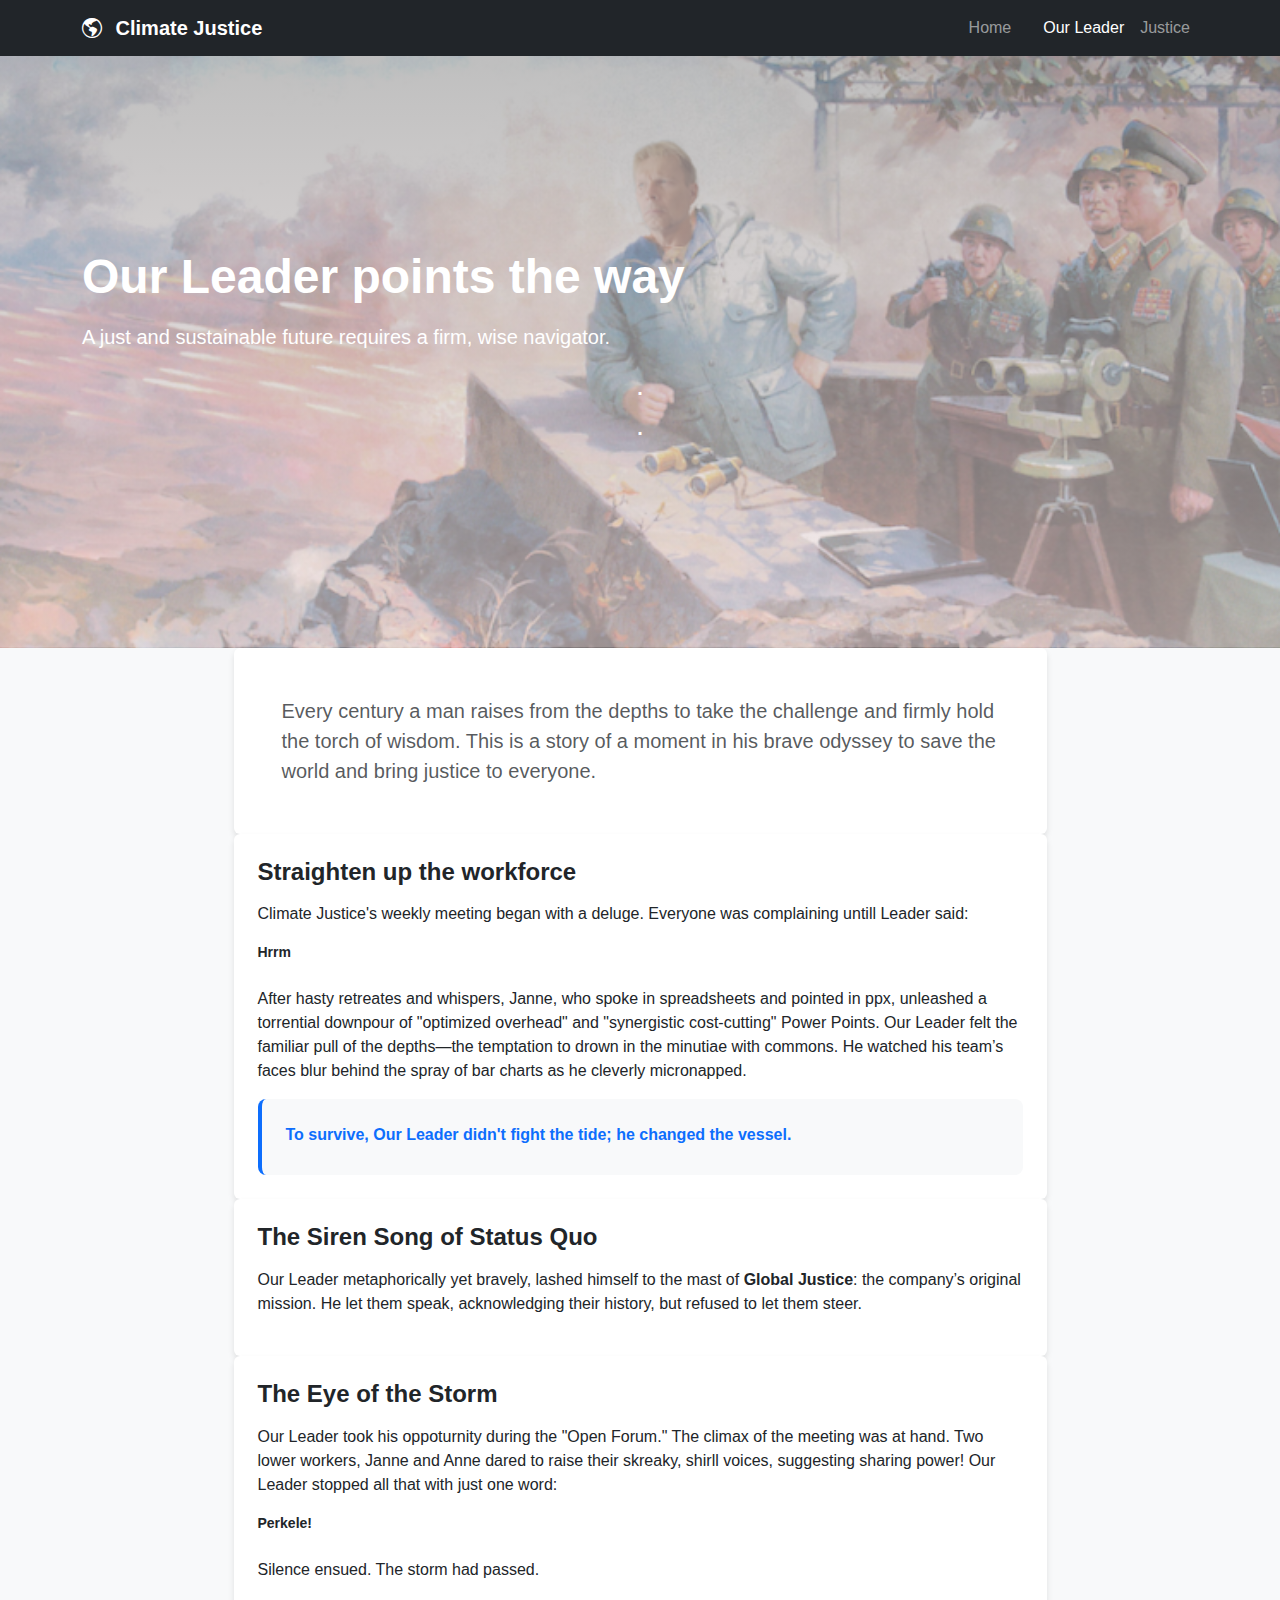
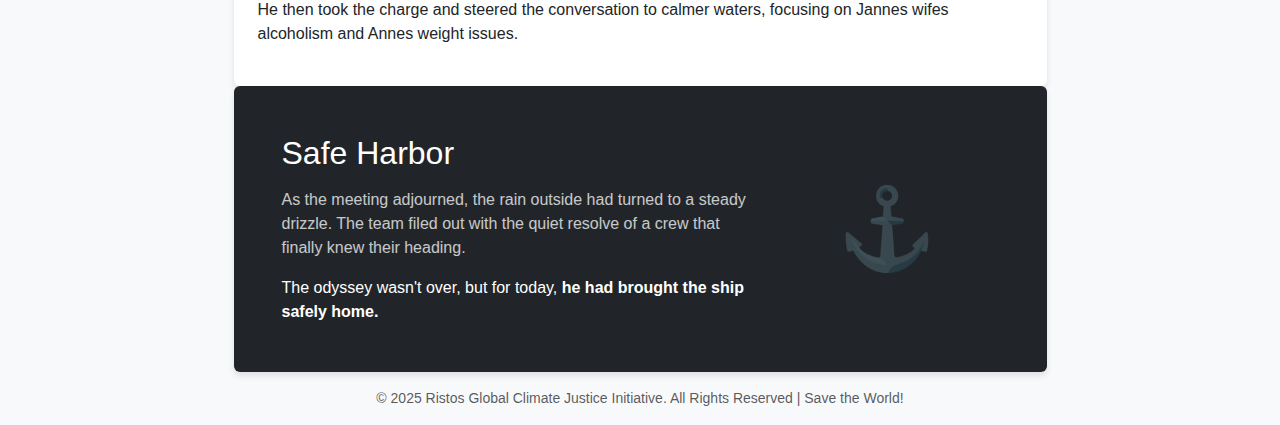
<file: leader.html>
<!doctype html>
<html lang="en">
<head>
    <meta charset="utf-8">
    <meta name="viewport" content="width=device-width, initial-scale=1">
    <title>Climate Action & Justice</title>
    <link href="https://cdn.jsdelivr.net/npm/bootstrap@5.3.3/dist/css/bootstrap.min.css" rel="stylesheet" integrity="sha384-QWTKZyjpPEjISv5WaRU9OFeRpok6YctnYmDr5pNlyT2bRjXh0JMhjY6hW+ALEwIH" crossorigin="anonymous">
    <link rel="stylesheet" href="https://cdn.jsdelivr.net/npm/bootstrap-icons@1.11.3/font/bootstrap-icons.min.css"> <style>
        .leader-section {
            /* Polar bear image for the hero background */
            background: linear-gradient(rgba(148, 148, 148, 0.6), rgba(248, 230, 230, 0.6)), 
            url('./images/LeaderAtField.png') no-repeat  center;
            background-size: cover;
            background-position: center;
            color: white;
            padding: 12rem 0;
        }
        .polar-section {
            /* Polar bear image for the hero background */
            background: linear-gradient(rgba(148, 148, 148, 0.6), rgba(248, 230, 230, 0.6)), 
            url('./images/polari.png') no-repeat  center;
            background-size: cover;
            background-position: left;
            color: white;
            padding: 12rem 0;
        }
        .card-climate {
            transition: transform 0.3s ease-in-out, box-shadow 0.3s ease-in-out;
            min-height: 250px;
        }
        .card-climate:hover {
            transform: translateY(-5px);
            box-shadow: 0 0.5rem 1rem rgba(0, 0, 0, 0.15);
        }
        body { background-color: #f8f9fa; font-family: 'Segoe UI', Tahoma, Geneva, Verdana, sans-serif; }
        .hero-section { background: linear-gradient(135deg, #1e3c72 0%, #2a5298 100%); color: white; padding: 60px 0; }
        .card { border: none; box-shadow: 0 4px 6px rgba(0,0,0,0.1); transition: transform 0.2s; }
        .card:hover { transform: translateY(-5px); }
        .border-left-primary { border-left: 5px solid #0d6efd !important; }
    </style>
</head>
<body >

    <nav class="navbar navbar-expand-lg navbar-dark bg-dark sticky-top"> <div class="container">
            <a class="navbar-brand fw-bold" href="front.html">
                <i class="bi bi-globe-americas me-2"></i> Climate Justice
            </a>
            <button class="navbar-toggler" type="button" data-bs-toggle="collapse" data-bs-target="#navbarNav" aria-controls="navbarNav" aria-expanded="false" aria-label="Toggle navigation">
                <span class="navbar-toggler-icon"></span>
            </button>
            <div class="collapse navbar-collapse" id="navbarNav">
                <ul class="navbar-nav ms-auto">
                    <li class="nav-item">
                        <a class="nav-link btn btn-success ms-lg-3" href="index.html">Home</a>
                    </li>
                    <li class="nav-item">
                        <a class="nav-link ms-lg-3 text-white" href="leader.html">Our Leader</a>
                    </li>
                    <li class="nav-item">
                        <a class="nav-link" href="justice.html">Justice</a>
                    </li>
                </ul>
            </div>
        </div>
    </nav>



    <section id="global"  class="leader-section">
        <div class="container">
            <div class="row justify-content-center">
            <h2 class="display-5 fw-bold mb-3">Our Leader points the way</h2>
            <p class="lead mb-4">A just and sustainable future requires a firm, wise navigator.</p>
            <h5 class="text-center fw-bold mb-3 fw-bold ">.</h5>
            <h5 class="text-center fw-bold mb-3 fw-bold ">.</h5>
            </div>
        </div>
    </section>

            <!-- <a href="#" class="btn btn-success btn-lg me-2">Stories</a> -->
            <!-- <a href="#" class="btn btn-success btn-lg me-2">Make a wish</a> -->


    <section id="global"  class="polari-section">
        <div class="container">

            
<main class="container mt-n5">
    <div class="row justify-content-center">
        <div class="col-lg-9">
            
            <div class="card story-card p-4 p-md-5 mt-minus-5">
                <p class="lead mb-0 text-muted">
                    Every century a man raises from the depths to take the challenge and firmly hold the torch of wisdom. 
                    This is a story of a moment in his brave odyssey to save the world and bring justice to everyone.
                </p>
            </div>

            <div class="card story-card p-4">

                <h2 class="h4 fw-bold mb-3">Straighten up the workforce</h2>
                <p>Climate Justice's weekly meeting began with a deluge. Everyone was complaining untill Leader said: 
                    <p class="mb-0 small"><strong>Hrrm</strong> </p>
                    </br>

                    After hasty retreates and whispers, Janne, who spoke in spreadsheets and pointed in ppx, unleashed a torrential downpour of "optimized overhead" and "synergistic cost-cutting" Power Points. 
                    Our Leader felt the familiar pull of the depths—the temptation to drown in the minutiae with commons. 
                    He watched his team’s faces blur behind the spray of bar charts as he cleverly micronapped.</p>
                <div class="bg-light p-4 rounded-3 border-start border-primary border-4">
                    <p class="fw-bold mb-1 text-primary">To survive, Our Leader didn't fight the tide; he changed the vessel.</p>
                    
                </div>
            </div>

            <div class="card story-card p-4">

                <h2 class="h4 fw-bold mb-3">The Siren Song of Status Quo</h2>
                <p>Our Leader metaphorically yet bravely, lashed himself to the mast of <strong>Global Justice</strong>: 
                    the company’s original mission. He let them speak, acknowledging their history, but refused to let them steer.</p>
                
            </div>

            <div class="card story-card p-4">

                <h2 class="h4 fw-bold mb-3">The Eye of the Storm</h2>
                <p>Our Leader took his oppoturnity during the "Open Forum." The climax of the meeting was at hand.
                    Two lower workers, Janne and Anne dared to raise their skreaky, shirll voices, suggesting sharing power! 
                    Our Leader stopped all that with just one word: 
                    <p class="mb-0 small"><strong>Perkele!</strong> </p>
                    </br>
                    Silence ensued. The storm had passed.</p>
                <p>He then took the charge and steered the conversation to calmer waters, focusing on Jannes wifes alcoholism and Annes weight issues.

                </p>
                
            </div>

            <div class="card story-card bg-dark text-white p-5">
                <div class="row align-items-center">
                    <div class="col-md-8">
                        <h3 class="h2 mb-3">Safe Harbor</h3>
                        <p class="opacity-75">As the meeting adjourned, the rain outside had turned to a steady drizzle. The team filed out with the quiet resolve of a crew that finally knew their heading.</p>
                        <p class="mb-0">The odyssey wasn't over, but for today, <strong>he had brought the ship safely home.</strong></p>
                    </div>
                    <div class="col-md-4 text-center mt-4 mt-md-0">
                        <div class="display-1 opacity-25">⚓</div>
                    </div>
                </div>
            </div>

        </div>
    </div>
</main>
        </div>
    </section>

    <footer class="bg-light py-3">
        <div class="container text-center">
            <!-- <img src="./images/polari.png" alt="Polar Bear" class="img-fluid mb-4 rounded"> -->
                        
            <p class="mb-0 text-muted small">&copy; 2025 Ristos Global Climate Justice Initiative. All Rights Reserved  | Save the World!</p>
        </div>
    </footer>

    <script src="https://cdn.jsdelivr.net/npm/bootstrap@5.3.3/dist/js/bootstrap.bundle.min.js" integrity="sha384-YvpcrYf0tY3lHB60NNkmXc5s9fDVZLESaAA55NDzOxhy9GkcIdslK1eN7N6jIeHz" crossorigin="anonymous"></script>
</body>
</html>
</file>
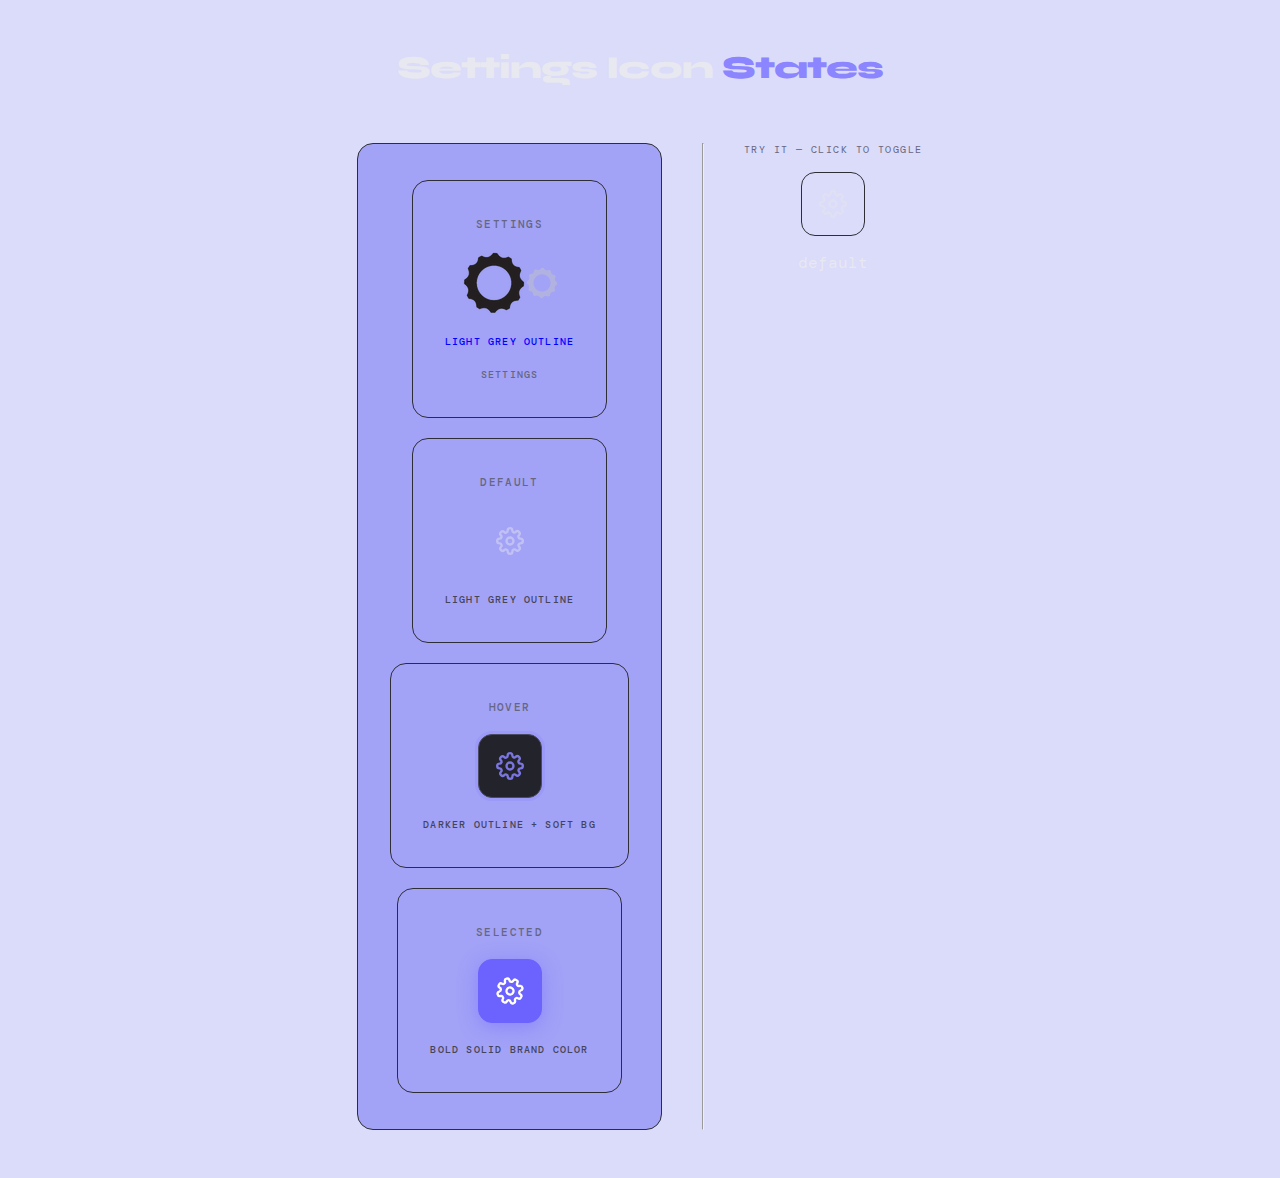
<file: settings-icon-states.html>
<!DOCTYPE html>
<html lang="en">
<head>
  <meta charset="UTF-8" />
  <meta name="viewport" content="width=device-width, initial-scale=1.0"/>
  <title>Settings Icon — 3 States</title>
  <link href="https://fonts.googleapis.com/css2?family=DM+Mono:wght@400;500&family=Syne:wght@700;800&display=swap" rel="stylesheet"/>
  <style>
    *, *::before, *::after { box-sizing: border-box; margin: 0; padding: 0; }

    :root {
      --bg: #dbdbfa;
      --surface: #a2a2f7;
      --border: #2e2e36;
      --text: #e8e8f0;
      --muted: #666680;
      --brand: #6c63ff;
      --brand-light: #8b85ff;
      --hover-bg: #23232c;
    }

    body {
      background: var(--bg);
      color: var(--text);
      font-family: 'DM Mono', monospace;
      min-height: 100vh;
      display: flex;
      flex-direction: column;
      align-items: center;
      justify-content: center;
      gap: 56px;
      padding: 48px 24px;
    }

    h1 {
      font-family: 'Syne', sans-serif;
      font-size: 2rem;
      font-weight: 800;
      letter-spacing: -0.03em;
      color: var(--text);
      text-align: center;
    }
    h1 span { color: var(--brand-light); }

    .grid {
      display: flex;
      gap: 40px;
      flex-wrap: wrap;
      justify-content: center;
    }

    .card {
      display: flex;
      flex-direction: column;
      align-items: center;
      gap: 20px;
      padding: 36px 32px;
      background: var(--surface);
      border: 1px solid var(--border);
      border-radius: 16px;
      min-width: 160px;
      transition: border-color 0.2s;
    }

    .label {
      font-size: 0.7rem;
      font-weight: 500;
      letter-spacing: 0.12em;
      text-transform: uppercase;
      color: var(--muted);
    }

    /* ── Icon Button Base ── */
    .icon-btn {
      width: 64px;
      height: 64px;
      border-radius: 14px;
      border: none;
      cursor: pointer;
      display: flex;
      align-items: center;
      justify-content: center;
      transition: all 0.18s ease;
      position: relative;
      outline: none;
    }

    .icon-btn svg {
      width: 28px;
      height: 28px;
      transition: transform 0.3s ease, opacity 0.2s ease;
    }

    /* ── DEFAULT state ── */
    .btn-default {
      background: transparent;
      /*border: 1.5px solid var(--border);*/
    }
    .btn-default svg { opacity: 0.45; color: var(--text); }



    /* ── HOVER state (static demo) ── */
    .btn-hover {
      background: var(--hover-bg);
      border: 1.5px solid #4a4a60;
      box-shadow: 0 0 0 3px rgba(108,99,255,0.12);
    }
    .btn-hover svg { opacity: 0.85; color: var(--brand-light); }

    /* ── SELECTED state ── */
    .btn-selected {
      background: var(--brand);
      border: 1.5px solid var(--brand);
      box-shadow: 0 4px 20px rgba(108,99,255,0.45);
    }

    .btn-selected svg { opacity: 1; color: #fff; transform: rotate(30deg); }

    .btnSettings-selected {
      background: var(--brand);
      border: 1.5px solid var(--brand);
      box-shadow: 0 4px 20px rgba(108,99,255,0.45);
    }

    /* ── Live interactive button ── */
    .live-section {
      display: flex;
      flex-direction: column;
      align-items: center;
      gap: 16px;
    }

    .live-label {
      font-size: 0.65rem;
      letter-spacing: 0.14em;
      text-transform: uppercase;
      color: var(--muted);
    }

    #live-btn {
      width: 64px;
      height: 64px;
      border-radius: 14px;
      border: 1.5px solid var(--border);
      background: transparent;
      cursor: pointer;
      display: flex;
      align-items: center;
      justify-content: center;
      transition: all 0.18s ease;
      outline: none;
    }
    #live-btn svg { width: 28px; height: 28px; color: var(--text); opacity: 0.45; transition: all 0.3s ease; }

    #live-btn:hover {
      background: var(--hover-bg);
      border-color: #4a4a60;
      box-shadow: 0 0 0 3px rgba(108,99,255,0.12);
    }
    #live-btn:hover svg { opacity: 0.85; color: var(--brand-light); }

    #live-btn.selected {
    #live-btn.selected, .icon-btn.selected {
      background: var(--brand);
      border-color: var(--brand);
      box-shadow: 0 4px 20px rgba(108,99,255,0.45);
    }
    #live-btn.selected svg { opacity: 1; color: #fff; transform: rotate(30deg); }
    #live-btn.selected svg, .icon-btn.selected img { opacity: 1; transform: rotate(30deg); }
    .icon-btn.selected img { filter: brightness(0) invert(1); }

    #state-tag {
      font-size: 0.72rem;
      color: var(--brand-light);
      letter-spacing: 0.05em;
      min-height: 1.2em;
      transition: opacity 0.2s;
    }

    hr.divider {
      width: 100%;
      max-width: 520px;
      border: none;
      border-top: 1px solid var(--border);
    }
  </style>
</head>
<body>

  <h1>Settings Icon <span>States</span></h1>

  <!-- Static state demos https://cdn-icons-png.flaticon.com/512/3524/3524639.png   filter: invert(100%) sepia(100%) grayscale(100%) brightness(150%);  -->
  <div class="grid">

    <div class="card" style="color:var(--bg); ">
    <div class="card">
      <span class="label">Settings</span>
      <button class="icon-btn btn-default" aria-label="Settings" id="settings-btn" >
        <img src="images/SettingsBlack64.png" alt="Settings Icon" style="width:64px; height:64px; "/>
        <img id="img-settings" src="images/SettingsLtGray64.png" alt="Settings Icon" style="width:32px; height:32px; transition: all 0.3s ease; opacity: 0.45;"/>
      </button>
      <span class="label" style="color:blue; font-size:0.62rem;"style="color:var(--bg); font-size:0.62rem;">Light Grey Outline</span>
      <span id="lbl-settings" class="label" style="color:var(--muted); font-size:0.62rem;">Settings</span>
    </div>

    
    <div class="card">
      <span class="label">Default</span>
      <button class="icon-btn btn-default" aria-label="Settings default">
        <svg viewBox="0 0 24 24" fill="none" stroke="currentColor" stroke-width="2" stroke-linecap="round" stroke-linejoin="round">
          <circle cx="12" cy="12" r="3"/><path d="M19.4 15a1.65 1.65 0 0 0 .33 1.82l.06.06a2 2 0 0 1-2.83 2.83l-.06-.06a1.65 1.65 0 0 0-1.82-.33 1.65 1.65 0 0 0-1 1.51V21a2 2 0 0 1-4 0v-.09A1.65 1.65 0 0 0 9 19.4a1.65 1.65 0 0 0-1.82.33l-.06.06a2 2 0 0 1-2.83-2.83l.06-.06A1.65 1.65 0 0 0 4.68 15a1.65 1.65 0 0 0-1.51-1H3a2 2 0 0 1 0-4h.09A1.65 1.65 0 0 0 4.6 9a1.65 1.65 0 0 0-.33-1.82l-.06-.06a2 2 0 0 1 2.83-2.83l.06.06A1.65 1.65 0 0 0 9 4.68a1.65 1.65 0 0 0 1-1.51V3a2 2 0 0 1 4 0v.09a1.65 1.65 0 0 0 1 1.51 1.65 1.65 0 0 0 1.82-.33l.06-.06a2 2 0 0 1 2.83 2.83l-.06.06A1.65 1.65 0 0 0 19.4 9a1.65 1.65 0 0 0 1.51 1H21a2 2 0 0 1 0 4h-.09a1.65 1.65 0 0 0-1.51 1z"/>
        </svg>
      </button>
      <span class="label" style="color:#444458; font-size:0.62rem;">Light Grey Outline</span>
    </div>

    <div class="card">
      <span class="label">Hover</span>
      <button class="icon-btn btn-hover" aria-label="Settings hover">
        <svg viewBox="0 0 24 24" fill="none" stroke="currentColor" stroke-width="2" stroke-linecap="round" stroke-linejoin="round">
          <circle cx="12" cy="12" r="3"/><path d="M19.4 15a1.65 1.65 0 0 0 .33 1.82l.06.06a2 2 0 0 1-2.83 2.83l-.06-.06a1.65 1.65 0 0 0-1.82-.33 1.65 1.65 0 0 0-1 1.51V21a2 2 0 0 1-4 0v-.09A1.65 1.65 0 0 0 9 19.4a1.65 1.65 0 0 0-1.82.33l-.06.06a2 2 0 0 1-2.83-2.83l.06-.06A1.65 1.65 0 0 0 4.68 15a1.65 1.65 0 0 0-1.51-1H3a2 2 0 0 1 0-4h.09A1.65 1.65 0 0 0 4.6 9a1.65 1.65 0 0 0-.33-1.82l-.06-.06a2 2 0 0 1 2.83-2.83l.06.06A1.65 1.65 0 0 0 9 4.68a1.65 1.65 0 0 0 1-1.51V3a2 2 0 0 1 4 0v.09a1.65 1.65 0 0 0 1 1.51 1.65 1.65 0 0 0 1.82-.33l.06-.06a2 2 0 0 1 2.83 2.83l-.06.06A1.65 1.65 0 0 0 19.4 9a1.65 1.65 0 0 0 1.51 1H21a2 2 0 0 1 0 4h-.09a1.65 1.65 0 0 0-1.51 1z"/>
        </svg>
      </button>
      <span class="label" style="color:#444458; font-size:0.62rem;">Darker Outline + Soft BG</span>
    </div>

    <div class="card">
      <span class="label">Selected</span>
      <button class="icon-btn btn-selected" aria-label="Settings selected">
        <svg viewBox="0 0 24 24" fill="none" stroke="currentColor" stroke-width="2" stroke-linecap="round" stroke-linejoin="round">
          <circle cx="12" cy="12" r="3"/><path d="M19.4 15a1.65 1.65 0 0 0 .33 1.82l.06.06a2 2 0 0 1-2.83 2.83l-.06-.06a1.65 1.65 0 0 0-1.82-.33 1.65 1.65 0 0 0-1 1.51V21a2 2 0 0 1-4 0v-.09A1.65 1.65 0 0 0 9 19.4a1.65 1.65 0 0 0-1.82.33l-.06.06a2 2 0 0 1-2.83-2.83l.06-.06A1.65 1.65 0 0 0 4.68 15a1.65 1.65 0 0 0-1.51-1H3a2 2 0 0 1 0-4h.09A1.65 1.65 0 0 0 4.6 9a1.65 1.65 0 0 0-.33-1.82l-.06-.06a2 2 0 0 1 2.83-2.83l.06.06A1.65 1.65 0 0 0 9 4.68a1.65 1.65 0 0 0 1-1.51V3a2 2 0 0 1 4 0v.09a1.65 1.65 0 0 0 1 1.51 1.65 1.65 0 0 0 1.82-.33l.06-.06a2 2 0 0 1 2.83 2.83l-.06.06A1.65 1.65 0 0 0 19.4 9a1.65 1.65 0 0 0 1.51 1H21a2 2 0 0 1 0 4h-.09a1.65 1.65 0 0 0-1.51 1z"/>
        </svg>
      </button>
      <span class="label" style="color:#444458; font-size:0.62rem;">Bold Solid Brand Color</span>
    </div>
  </div>

  <hr class="divider"/>

  <!-- Live interactive -->
  <div class="live-section">
    <span class="live-label">Try it — click to toggle</span>
    <button id="live-btn" aria-label="Live settings button">
      <svg viewBox="0 0 24 24" fill="none" stroke="currentColor" stroke-width="2" stroke-linecap="round" stroke-linejoin="round">
        <circle cx="12" cy="12" r="3"/><path d="M19.4 15a1.65 1.65 0 0 0 .33 1.82l.06.06a2 2 0 0 1-2.83 2.83l-.06-.06a1.65 1.65 0 0 0-1.82-.33 1.65 1.65 0 0 0-1 1.51V21a2 2 0 0 1-4 0v-.09A1.65 1.65 0 0 0 9 19.4a1.65 1.65 0 0 0-1.82.33l-.06.06a2 2 0 0 1-2.83-2.83l.06-.06A1.65 1.65 0 0 0 4.68 15a1.65 1.65 0 0 0-1.51-1H3a2 2 0 0 1 0-4h.09A1.65 1.65 0 0 0 4.6 9a1.65 1.65 0 0 0-.33-1.82l-.06-.06a2 2 0 0 1 2.83-2.83l.06.06A1.65 1.65 0 0 0 9 4.68a1.65 1.65 0 0 0 1-1.51V3a2 2 0 0 1 4 0v.09a1.65 1.65 0 0 0 1 1.51 1.65 1.65 0 0 0 1.82-.33l.06-.06a2 2 0 0 1 2.83 2.83l-.06.06A1.65 1.65 0 0 0 19.4 9a1.65 1.65 0 0 0 1.51 1H21a2 2 0 0 1 0 4h-.09a1.65 1.65 0 0 0-1.51 1z"/>
      </svg>
    </button>
    <span id="state-tag">default</span>
  </div>

  <script>
    const btn = document.getElementById('live-btn');
    const btnSettings = document.getElementById('settings-btn');
    const imgSettings = document.getElementById('img-settings');
    const lblSettings = document.getElementById('lbl-settings');
    const tag = document.getElementById('state-tag');

    btn.addEventListener('click', () => {
      const isSelected = btn.classList.toggle('selected');
      tag.textContent = isSelected ? 'selected' : 'default';
    });

    btnSettings.addEventListener('click', () => {
      const isSelected = btnSettings.classList.toggle('selected');
      tag.textContent = isSelected ? 'selected' : 'default';
      lblSettings.textContent = isSelected ? 'EDIT SETTINGS' : 'Settings';
      lblSettings.style.color = isSelected ? 'var(--brand-light)' : 'var(--muted)';
      imgSettings.style.opacity = isSelected ? '1' : '0.45';
      imgSettings.setAttribute('src', isSelected ? 'images/SettingsBlack64.png' : 'images/SettingsLtGray64.png' );
    });

    btn.addEventListener('mouseenter', () => {
      if (!btn.classList.contains('selected')) tag.textContent = 'hover';
    });
    btn.addEventListener('mouseleave', () => {
      if (!btn.classList.contains('selected')) tag.textContent = 'default';
    });
  </script>
</body>
</html>
</file>
<file: custom.css>
/* Change primary color */
:root {
    --bs-primary: #4CAF50; /* Green */
    --bs-secondary: #e6fc6d; /* Orange */
}

/* Customize buttons */
.btn-primary {
    background-color: var(--bs-primary);
    border-color: var(--bs-secondary);
}

.btn-primary:hover {
    background-color: #e7dd4d;
    border-color: #3e8e41;
}

/* Change navbar background */
.navbar {
    background-color: var(--bs-primary) !important;
}

.navbar .nav-link {
    color: white !important;
}
</file>
